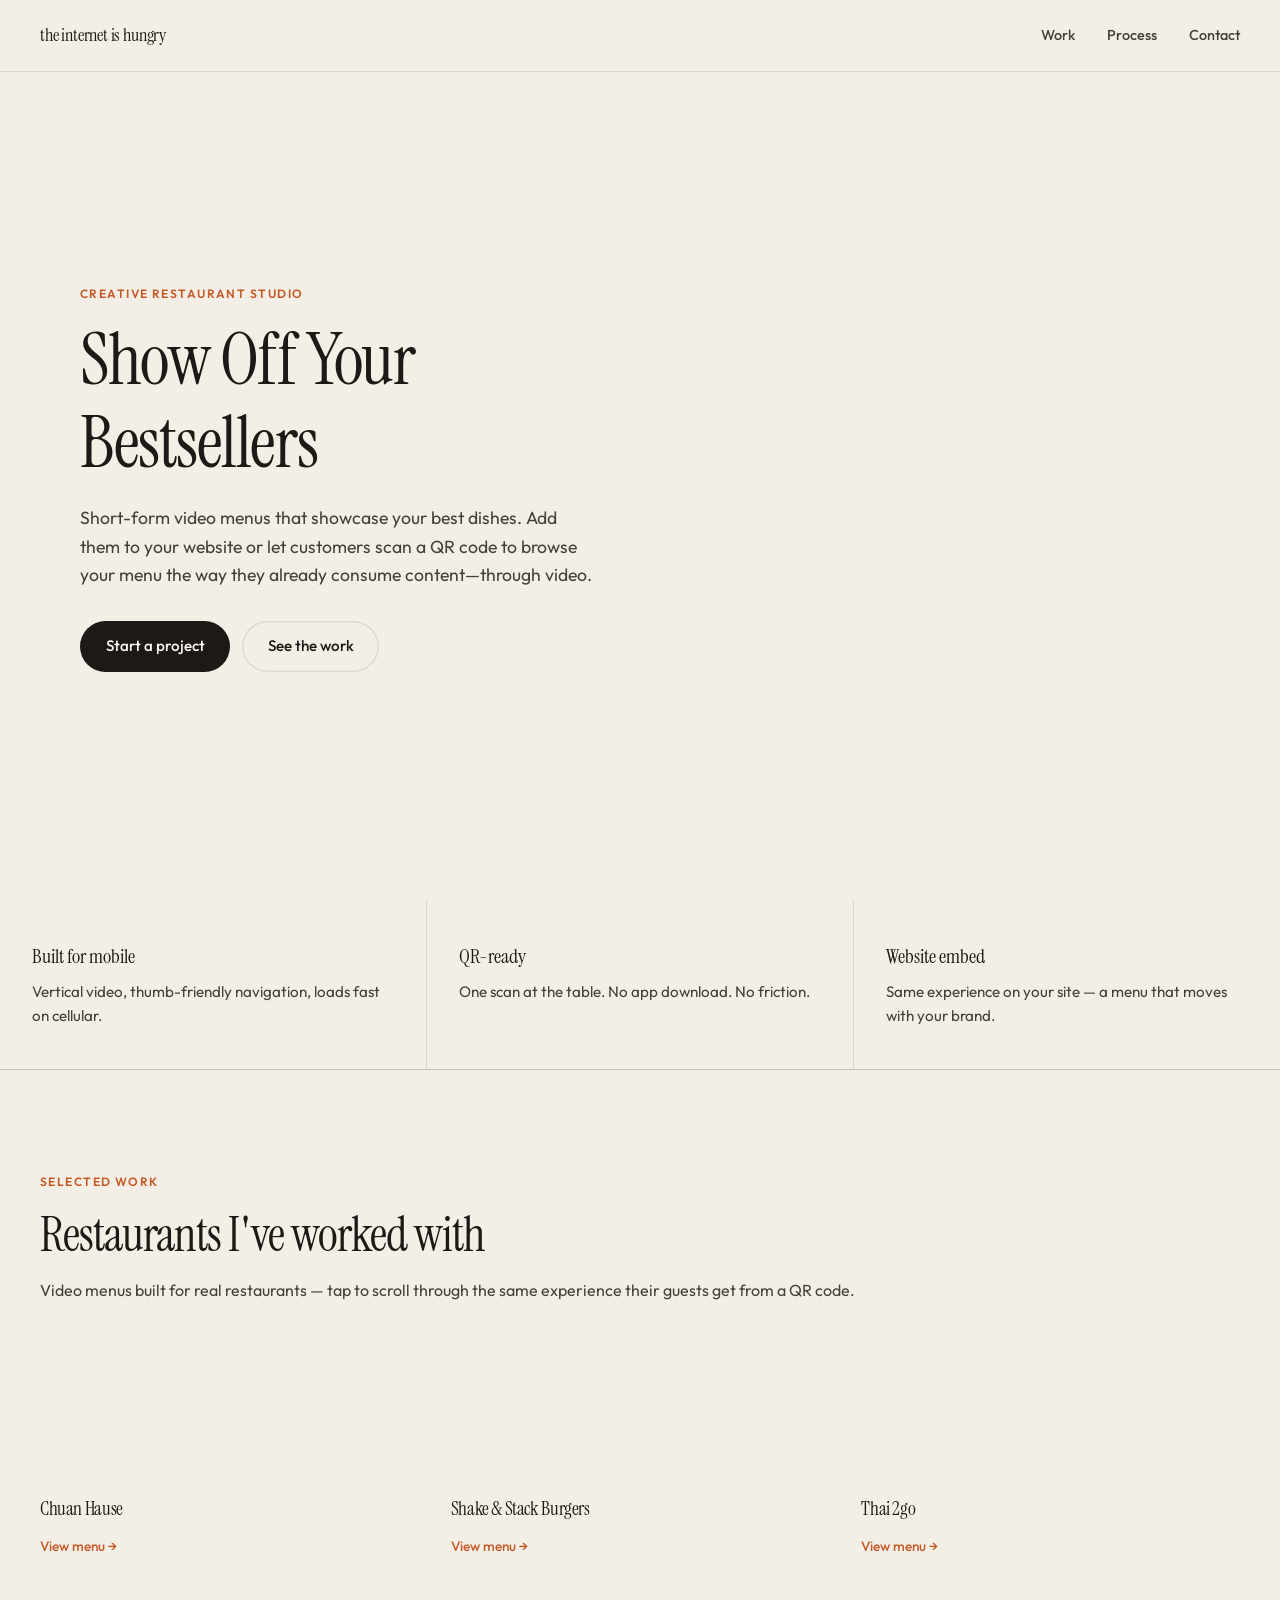
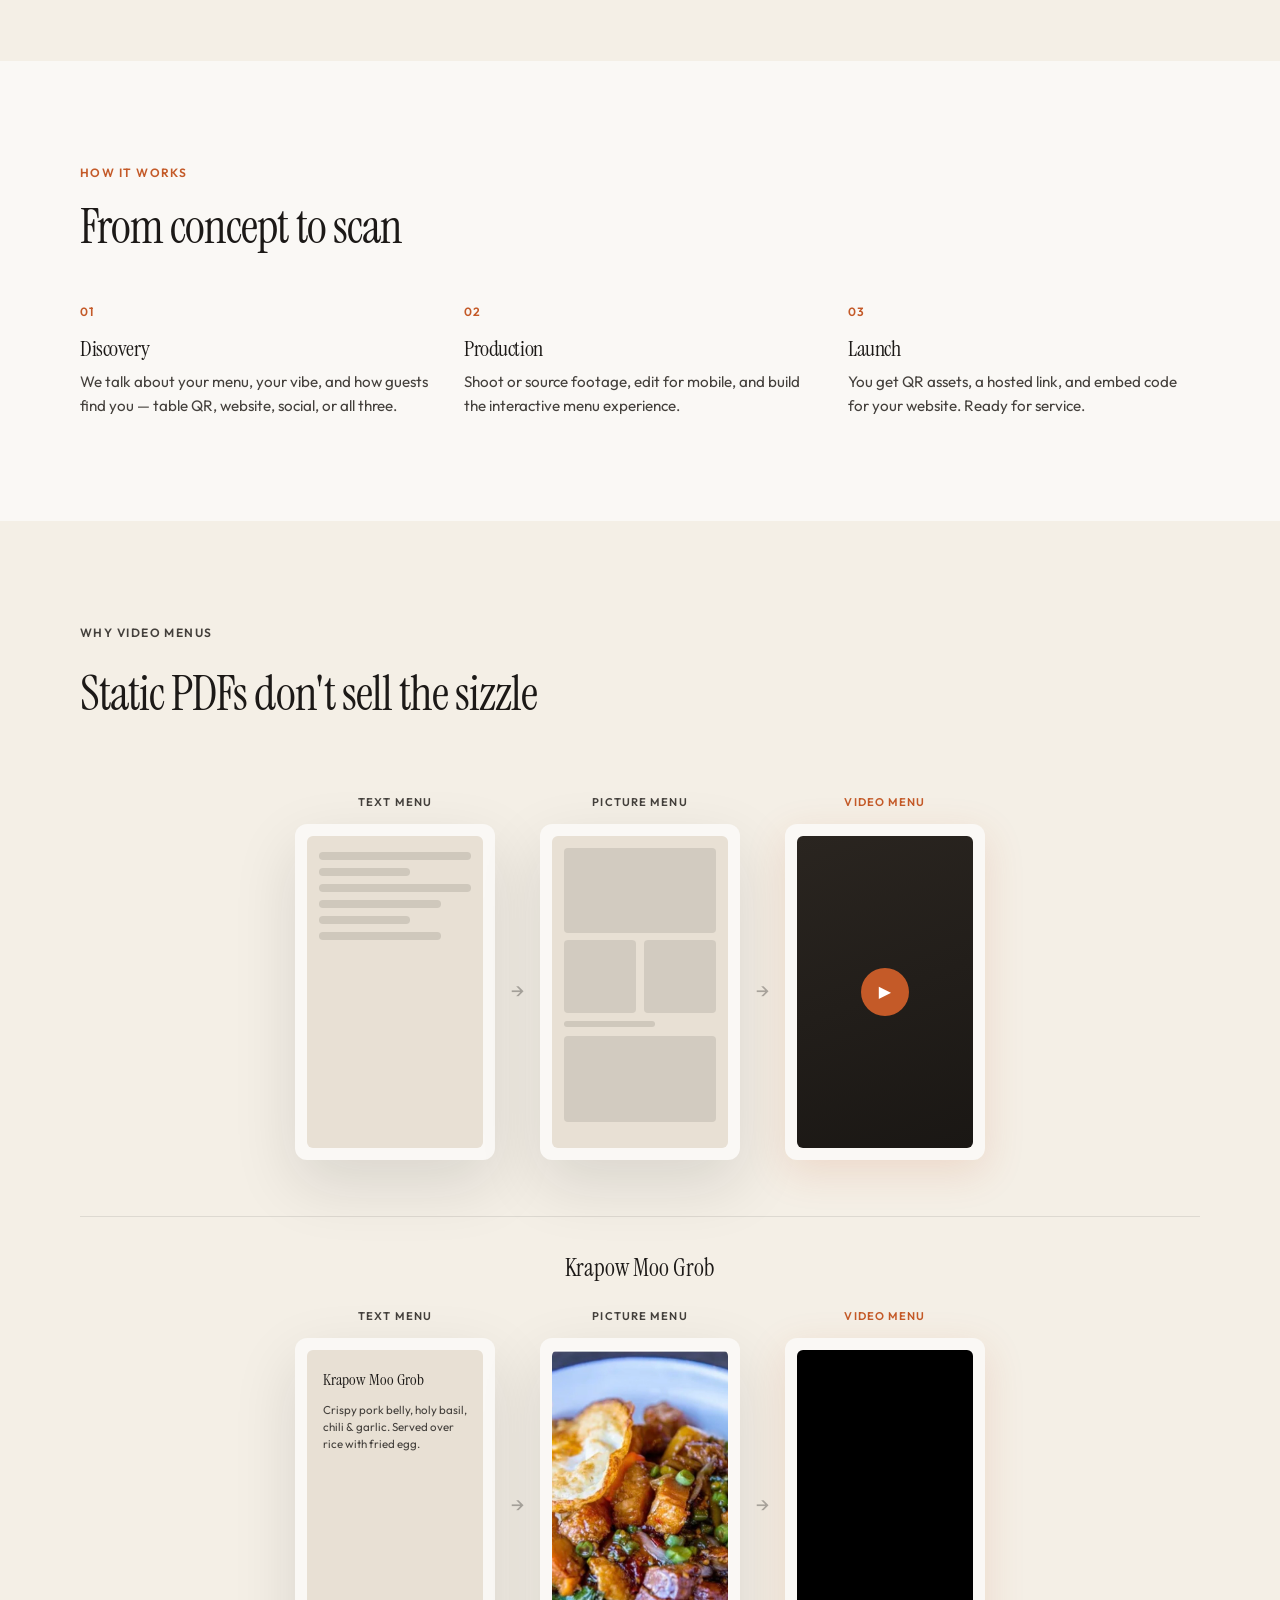
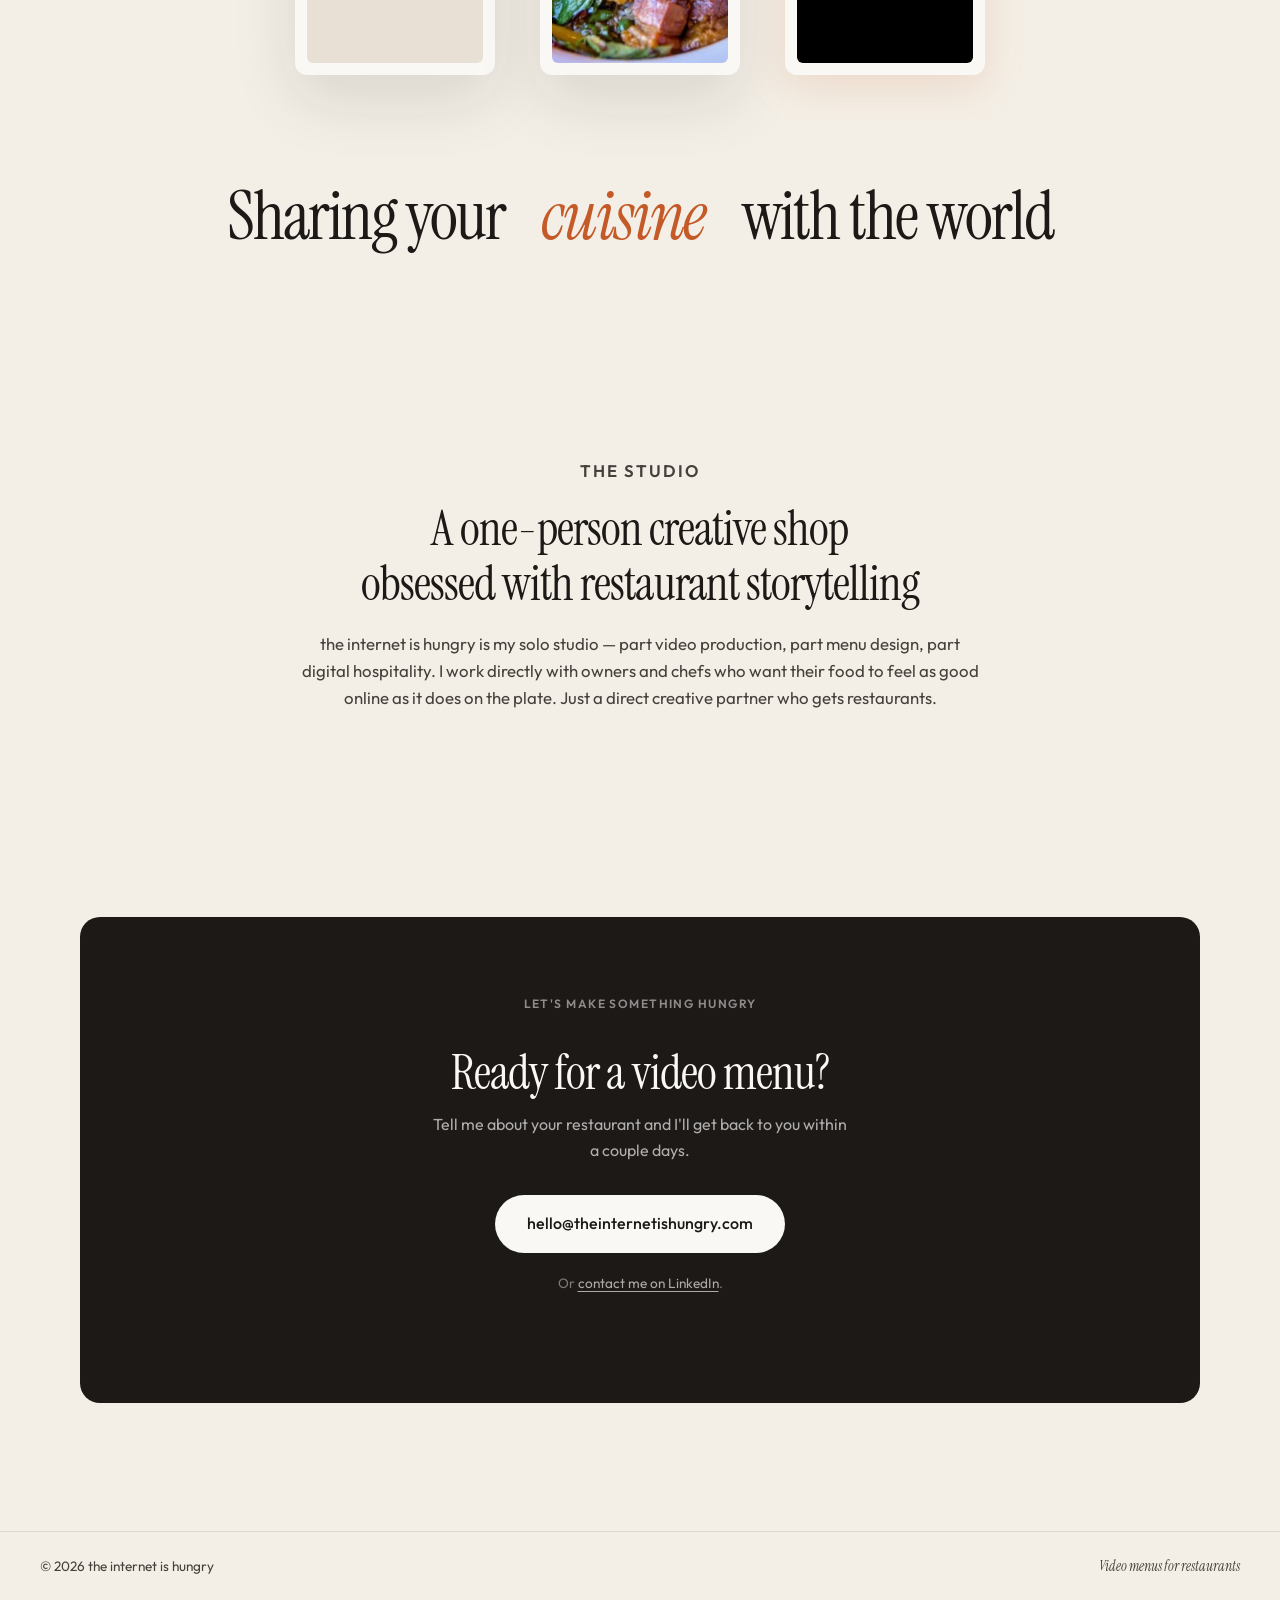
<file: index.html>
<!DOCTYPE html>
<html lang="en">
<head>
    <meta charset="UTF-8">
    <meta name="viewport" content="width=device-width, initial-scale=1.0">
    <!-- Google tag (gtag.js) -->
    <script async src="https://www.googletagmanager.com/gtag/js?id=G-HB6C1Q69ES"></script>
    <script>
      window.dataLayer = window.dataLayer || [];
      function gtag(){dataLayer.push(arguments);}
      gtag('js', new Date());
      gtag('config', 'G-HB6C1Q69ES');
    </script>
    <meta name="description" content="Creative video menus for restaurants — mobile-first experiences built for QR codes and your website.">
    <title>the internet is hungry — Video Menus for Restaurants</title>
    <link rel="preconnect" href="https://fonts.googleapis.com">
    <link rel="preconnect" href="https://fonts.gstatic.com" crossorigin>
    <link href="https://fonts.googleapis.com/css2?family=Instrument+Serif:ital@0;1&family=Outfit:wght@300;400;500;600&display=swap" rel="stylesheet">
    <link rel="stylesheet" href="style.css" >
</head>
<body>
    <header class="site-header">
        <a href="#" class="logo">the internet is hungry</a>
        <nav class="nav" aria-label="Main">
            <a href="#work">Work</a>
            <a href="#process">Process</a>
            <a href="#contact">Contact</a>
        </nav>
        <button class="nav-toggle" aria-label="Open menu" aria-expanded="false">
            <span></span>
            <span></span>
        </button>
    </header>

    <main>
        <section class="hero">
            <div class="hero-inner">
                <p class="eyebrow">Creative restaurant studio</p>
                <h1>Show Off Your Bestsellers</h1>
                <p class="hero-lead">
                    Short-form video menus that showcase your best dishes. Add them to your website or let
                    customers scan a QR code to browse your menu the way they already consume content—through video.
                </p>
                <div class="hero-actions">
                    <a href="#contact" class="btn btn-primary">Start a project</a>
                    <a href="#work" class="btn btn-ghost">See the work</a>
                </div>
            </div>
            <div class="hero-visual" aria-hidden="true">
                <a class="hero-demo-link" id="heroDemoLink" href="/chuan-hause/" aria-label="View menu: Chuan Hause">
                    <div class="phone-mockup phone-mockup--hero" id="heroMockup"></div>
                </a>
            </div>
        </section>

        <section class="value-strip">
            <div class="value-item">
                <span class="value-label">Built for mobile</span>
                <p>Vertical video, thumb-friendly navigation, loads fast on cellular.</p>
            </div>
            <div class="value-item">
                <span class="value-label">QR-ready</span>
                <p>One scan at the table. No app download. No friction.</p>
            </div>
            <div class="value-item">
                <span class="value-label">Website embed</span>
                <p>Same experience on your site — a menu that moves with your brand.</p>
            </div>
        </section>

        <section class="section section--work" id="work">
            <div class="section-header">
                <p class="eyebrow">Selected work</p>
                <h2>Restaurants I've worked with</h2>
                <p class="section-lead">
                    Video menus built for real restaurants — tap to scroll through
                    the same experience their guests get from a QR code.
                </p>
            </div>

            <div class="work-grid" id="workGrid">
                <!-- Populated by script.js from demos config -->
            </div>
        </section>

        <section class="section section--alt" id="process">
            <div class="section-header">
                <p class="eyebrow">How it works</p>
                <h2>From concept to scan</h2>
            </div>

            <ol class="process-steps">
                <li class="process-step">
                    <span class="step-num">01</span>
                    <h3>Discovery</h3>
                    <p>We talk about your menu, your vibe, and how guests find you — table QR, website, social, or all three.</p>
                </li>
                <li class="process-step">
                    <span class="step-num">02</span>
                    <h3>Production</h3>
                    <p>Shoot or source footage, edit for mobile, and build the interactive menu experience.</p>
                </li>
                <li class="process-step">
                    <span class="step-num">03</span>
                    <h3>Launch</h3>
                    <p>You get QR assets, a hosted link, and embed code for your website. Ready for service.</p>
                </li>
            </ol>
        </section>

        <section class="section section--evolution">
            <div class="evolution-layout">
                <div class="split-copy">
                    <p class="eyebrow">Why video menus</p>
                    <h2>Static PDFs don't sell the sizzle</h2>
                </div>

                <div class="evolution-showcase">
                    <div class="menu-evolution" aria-label="Menu format examples">
                        <div class="evolution-step">
                            <span class="evolution-label">Text menu</span>
                            <div class="evolution-card">
                                <div class="evolution-placeholder evolution-placeholder--text">
                                    <div class="text-line"></div>
                                    <div class="text-line text-line--short"></div>
                                    <div class="text-line"></div>
                                    <div class="text-line text-line--medium"></div>
                                    <div class="text-line text-line--short"></div>
                                    <div class="text-line text-line--medium"></div>
                                </div>
                            </div>
                        </div>

                        <span class="evolution-arrow" aria-hidden="true">→</span>

                        <div class="evolution-step">
                            <span class="evolution-label">Picture menu</span>
                            <div class="evolution-card">
                                <div class="evolution-placeholder evolution-placeholder--picture">
                                    <div class="picture-block picture-block--wide"></div>
                                    <div class="picture-row">
                                        <div class="picture-block"></div>
                                        <div class="picture-block"></div>
                                    </div>
                                    <div class="text-line text-line--short"></div>
                                    <div class="picture-block picture-block--wide"></div>
                                </div>
                            </div>
                        </div>

                        <span class="evolution-arrow" aria-hidden="true">→</span>

                        <div class="evolution-step evolution-step--highlight">
                            <span class="evolution-label">Video menu</span>
                            <div class="evolution-card">
                                <div class="evolution-placeholder evolution-placeholder--video">
                                    <span class="play-badge">▶</span>
                                </div>
                            </div>
                        </div>
                    </div>

                    <div class="evolution-example">
                        <p class="evolution-dish">Krapow Moo Grob</p>
                        <div class="menu-evolution menu-evolution--real" aria-label="Krapow Moo Grob menu evolution">
                            <div class="evolution-step">
                                <span class="evolution-label">Text menu</span>
                                <div class="evolution-card">
                                    <div class="evolution-text-sample">
                                        <h4>Krapow Moo Grob</h4>
                                        <p>Crispy pork belly, holy basil, chili &amp; garlic. Served over rice with fried egg.</p>
                                    </div>
                                </div>
                            </div>

                            <span class="evolution-arrow" aria-hidden="true">→</span>

                            <div class="evolution-step">
                                <span class="evolution-label">Picture menu</span>
                                <div class="evolution-card">
                                    <img src="images/evolution/krapow-moo-grob.jpg" alt="Krapow Moo Grob — picture menu">
                                </div>
                            </div>

                            <span class="evolution-arrow" aria-hidden="true">→</span>

                            <div class="evolution-step evolution-step--highlight">
                                <span class="evolution-label">Video menu</span>
                                <div class="evolution-card">
                                    <video src="images/evolution/krapow-moo-grob.mp4" autoplay muted loop playsinline aria-label="Krapow Moo Grob — video menu"></video>
                                </div>
                            </div>
                        </div>
                    </div>
                </div>

                <p class="evolution-tagline">
                    Sharing <span class="tagline-your">your</span> <span class="tagline-rotator" aria-live="polite"><span class="tagline-word">cuisine</span></span> with the world
                </p>
            </div>
        </section>

        <section class="section section--studio">
            <div class="studio-inner">
                <p class="eyebrow">The studio</p>
                <h2>A one-person creative shop<br>obsessed with restaurant storytelling</h2>
                <p>
                    the internet is hungry is my solo studio — part video production, part menu design,
                    part digital hospitality. I work directly with owners and chefs who want their food
                    to feel as good online as it does on the plate. Just a direct
                    creative partner who gets restaurants.
                </p>
            </div>
        </section>

        <section class="section section--contact" id="contact">
            <div class="contact-card">
                <p class="eyebrow">Let's make something hungry</p>
                <h2>Ready for a video menu?</h2>
                <p>Tell me about your restaurant and I'll get back to you within a couple days.</p>
                <a href="mailto:hello@theinternetishungry.com" class="btn btn-primary btn-large">hello@theinternetishungry.com</a>
                <p class="contact-note">Or <a href="https://www.linkedin.com/in/yannickvetter/" target="_blank" rel="noopener noreferrer">contact me on LinkedIn</a>.</p>
            </div>
        </section>
    </main>

    <footer class="site-footer">
        <span>&copy; <span id="year"></span> the internet is hungry</span>
        <span class="footer-tag">Video menus for restaurants</span>
    </footer>

    <script src="script.js"></script>
</body>
</html>
</file>
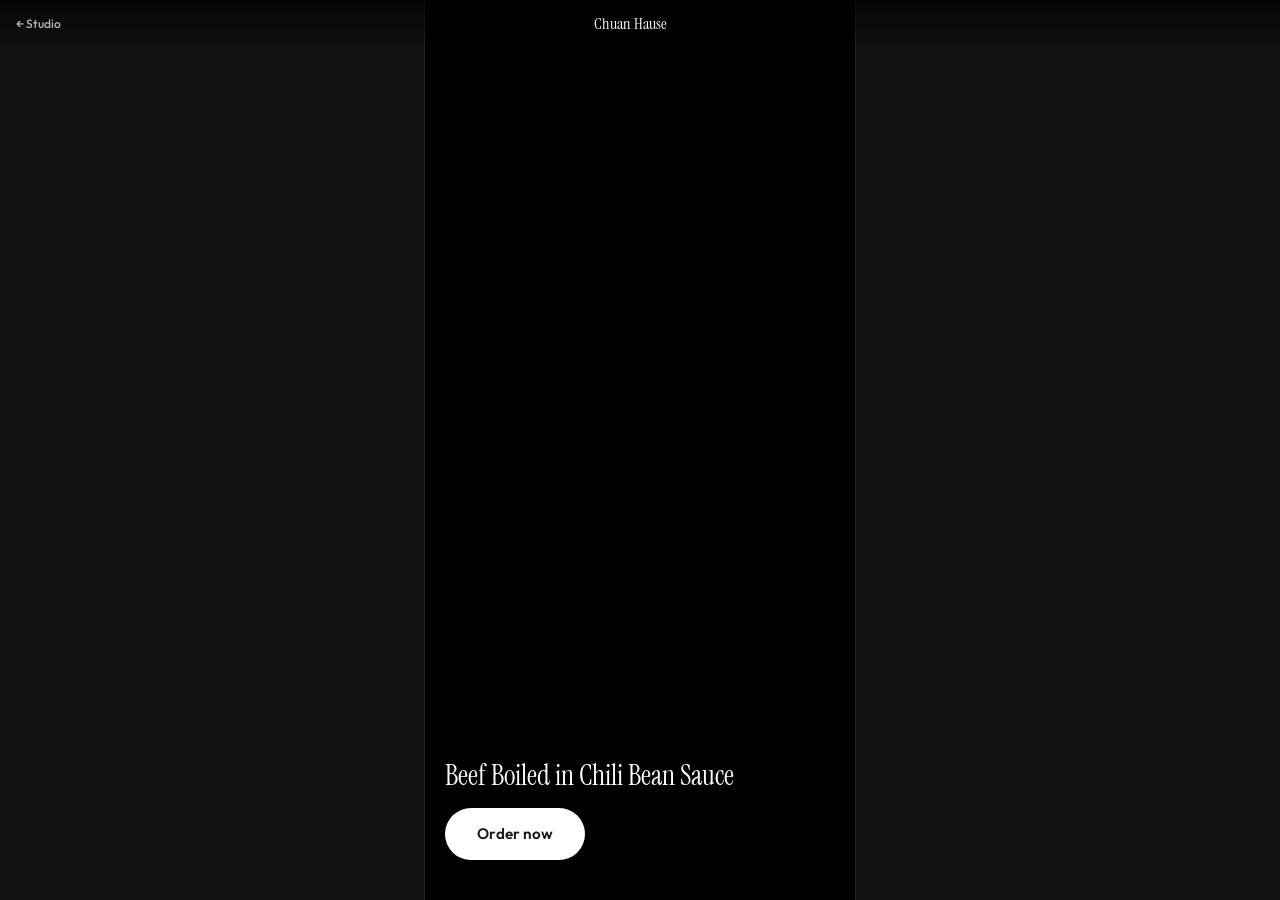
<file: chuan-hause/index.html>
<!DOCTYPE html>
<html lang="en">
<head>
    <meta charset="UTF-8">
    <meta name="viewport" content="width=device-width, initial-scale=1.0, viewport-fit=cover">
    <!-- Google tag (gtag.js) -->
    <script async src="https://www.googletagmanager.com/gtag/js?id=G-HB6C1Q69ES"></script>
    <script>
      window.dataLayer = window.dataLayer || [];
      function gtag(){dataLayer.push(arguments);}
      gtag('js', new Date());
      gtag('config', 'G-HB6C1Q69ES');
    </script>
    <meta name="apple-mobile-web-app-capable" content="yes">
    <meta name="theme-color" content="#000000">
    <title>Chuan Hause — Video Menu</title>
    <link rel="preconnect" href="https://fonts.googleapis.com">
    <link rel="preconnect" href="https://fonts.gstatic.com" crossorigin>
    <link href="https://fonts.googleapis.com/css2?family=Instrument+Serif&family=Outfit:wght@400;500;600&display=swap" rel="stylesheet">
    <link rel="stylesheet" href="/demo-base.css">
    <link rel="stylesheet" href="/demo-feed.css">
</head>
<body>
    <header class="demo-header">
        <a class="demo-back" href="/">← Studio</a>
        <span class="demo-title">Chuan Hause</span>
        <span aria-hidden="true" style="width: 4rem;"></span>
    </header>

    <main class="demo-menu" id="menu"></main>

    <footer class="demo-credit">
        <a href="/">the internet is hungry</a>
    </footer>

    <script src="menu.js"></script>
    <script src="/demo-feed.js"></script>
</body>
</html>
</file>
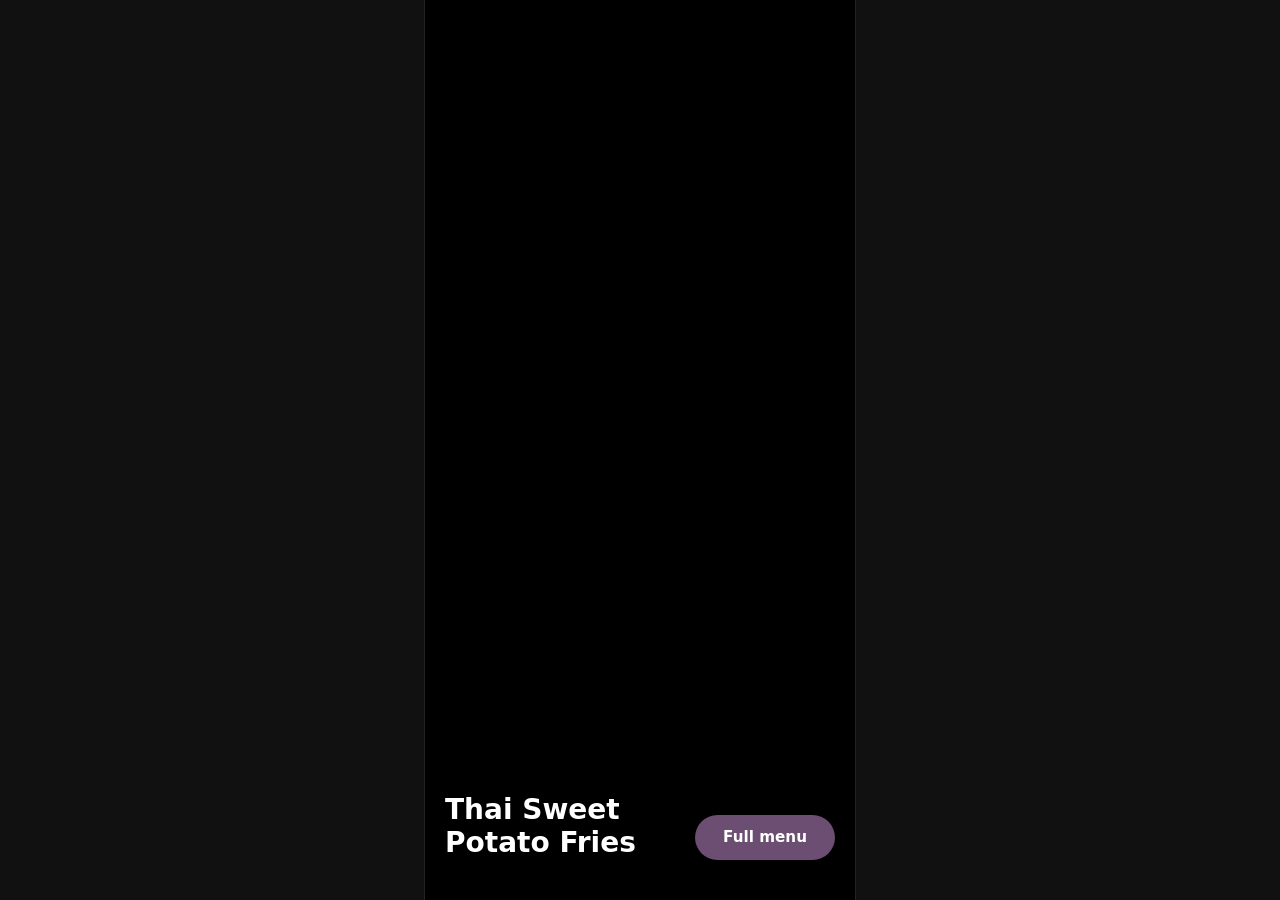
<file: elixir/index.html>
<!DOCTYPE html>
<html lang="en">
<head>
    <meta charset="UTF-8">
    <meta name="viewport" content="width=device-width, initial-scale=1.0, viewport-fit=cover">
    <!-- Google tag (gtag.js) -->
    <script async src="https://www.googletagmanager.com/gtag/js?id=G-HB6C1Q69ES"></script>
    <script>
      window.dataLayer = window.dataLayer || [];
      function gtag(){dataLayer.push(arguments);}
      gtag('js', new Date());
      gtag('config', 'G-HB6C1Q69ES');
    </script>
    <meta name="apple-mobile-web-app-capable" content="yes">
    <meta name="theme-color" content="#000000">
    <meta name="description" content="Elixir — desserts, cocktails & savory bites video menu">
    <title>Elixir — Video Menu</title>
    <link rel="preconnect" href="https://player.mediadelivery.net" crossorigin>
    <link rel="dns-prefetch" href="https://player.mediadelivery.net">
    <link rel="stylesheet" href="styles.css">
</head>
<body>
    <main id="feed" class="feed" aria-label="Elixir video menu"></main>

    <script src="menu.js"></script>
    <script src="/analytics-config.js"></script>
    <script>
        !function(t,e){var o,n,p,r;e.__SV||(window.posthog&&window.posthog.__loaded)||(window.posthog=e,e._i=[],e.init=function(i,s,a){function g(t,e){var o=e.split(".");2==o.length&&(t=t[o[0]],e=o[1]),t[e]=function(){t.push([e].concat(Array.prototype.slice.call(arguments,0)))}}(p=t.createElement("script")).type="text/javascript",p.crossOrigin="anonymous",p.async=!0,p.src=s.api_host.replace(".i.posthog.com","-assets.i.posthog.com")+"/static/array.js",(r=t.getElementsByTagName("script")[0]).parentNode.insertBefore(p,r);var u=e;for(void 0!==a?u=e[a]=[]:a="posthog",u.people=u.people||[],u.toString=function(t){var e="posthog";return"posthog"!==a&&(e+="."+a),t||(e+=" (stub)"),e},u.people.toString=function(){return u.toString(1)+".people (stub)"},o="Ji Yi init fn mn Ur pn bn cn capture calculateEventProperties Sn register register_once register_for_session unregister unregister_for_session Tn getFeatureFlag getFeatureFlagPayload getFeatureFlagResult getAllFeatureFlags isFeatureEnabled reloadFeatureFlags updateFlags updateEarlyAccessFeatureEnrollment getEarlyAccessFeatures on onFeatureFlags onSurveysLoaded onSessionId getSurveys getActiveMatchingSurveys renderSurvey displaySurvey cancelPendingSurvey canRenderSurvey canRenderSurveyAsync Mn identify setPersonProperties unsetPersonProperties group resetGroups setPersonPropertiesForFlags resetPersonPropertiesForFlags setGroupPropertiesForFlags resetGroupPropertiesForFlags reset shutdown setIdentity clearIdentity get_distinct_id getGroups get_session_id get_session_replay_url alias set_config startSessionRecording stopSessionRecording sessionRecordingStarted captureException addExceptionStep captureLog startExceptionAutocapture stopExceptionAutocapture loadToolbar get_property getSessionProperty Cn xn createPersonProfile setInternalOrTestUser In hn Pn opt_in_capturing opt_out_capturing has_opted_in_capturing has_opted_out_capturing get_explicit_consent_status is_capturing clear_opt_in_out_capturing debug Vr Rt getPageViewId captureTraceFeedback captureTraceMetric an".split(" "),n=0;n<o.length;n++)g(u,o[n]);e._i.push([i,s,a])},e.__SV=1)}(document,window.posthog||[]);
        (function () {
            var config = window.ANALYTICS_CONFIG || {};
            if (!config.posthogKey || config.posthogKey.indexOf("YOUR_KEY") !== -1) return;
            posthog.init(config.posthogKey, {
                api_host: config.posthogHost || "https://us.i.posthog.com",
                person_profiles: "identified_only",
                capture_pageview: false,
                autocapture: false,
                capture_performance: false
            });
        })();
    </script>
    <script src="/analytics.js"></script>
    <script src="/feed-scroll-analytics.js"></script>
    <script src="feed.js"></script>
</body>
</html>
</file>
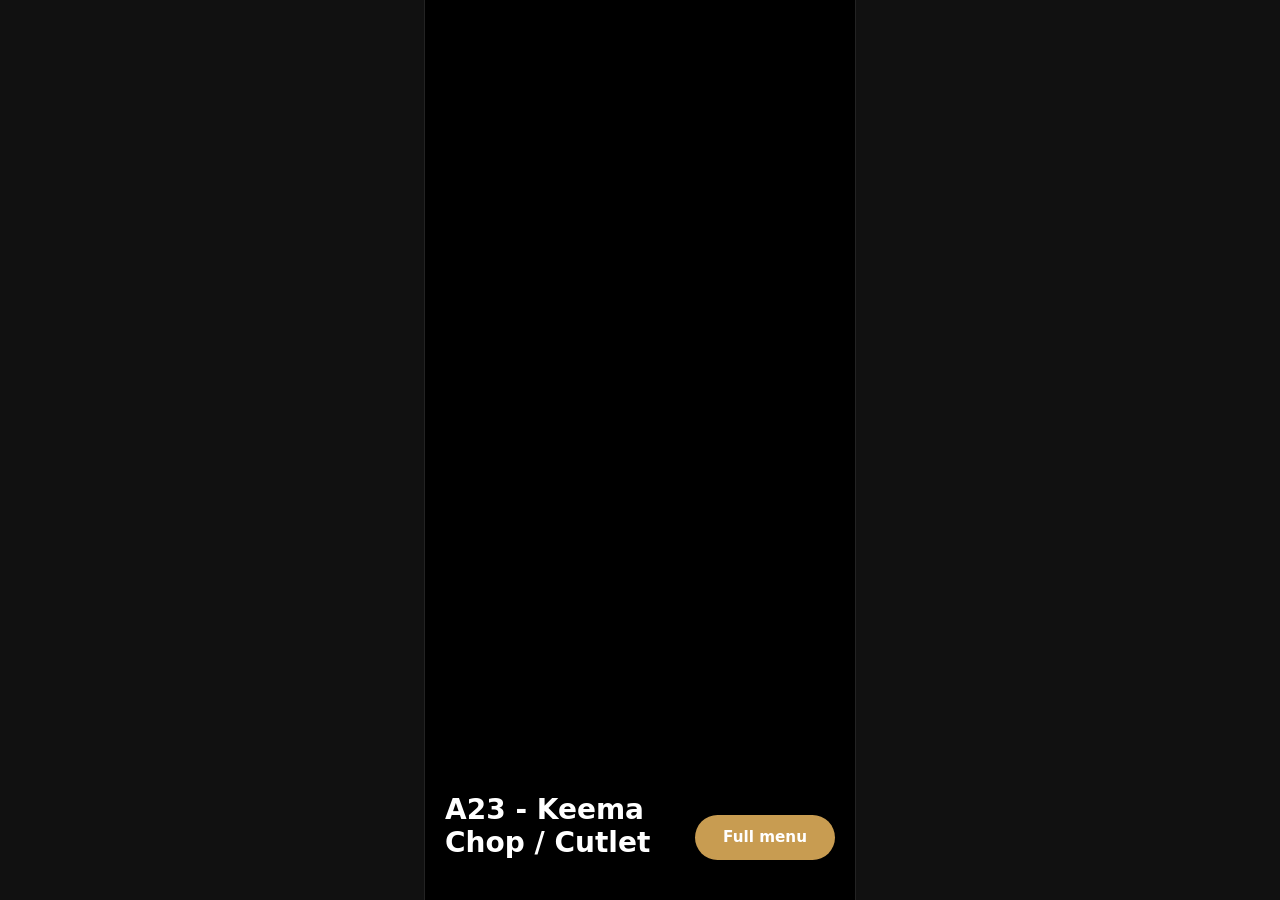
<file: kha-bar/index.html>
<!DOCTYPE html>
<html lang="en">
<head>
    <meta charset="UTF-8">
    <meta name="viewport" content="width=device-width, initial-scale=1.0, viewport-fit=cover">
    <!-- Google tag (gtag.js) -->
    <script async src="https://www.googletagmanager.com/gtag/js?id=G-HB6C1Q69ES"></script>
    <script>
      window.dataLayer = window.dataLayer || [];
      function gtag(){dataLayer.push(arguments);}
      gtag('js', new Date());
      gtag('config', 'G-HB6C1Q69ES');
    </script>
    <meta name="apple-mobile-web-app-capable" content="yes">
    <meta name="theme-color" content="#000000">
    <meta name="description" content="Kha-Bar — elevated Bengali Indian cuisine video menu">
    <title>Kha-Bar — Video Menu</title>
    <link rel="preconnect" href="https://player.mediadelivery.net" crossorigin>
    <link rel="dns-prefetch" href="https://player.mediadelivery.net">
    <link rel="stylesheet" href="styles.css">
</head>
<body>
    <main id="feed" class="feed" aria-label="Kha-Bar video menu"></main>

    <script src="menu.js"></script>
    <script src="/analytics-config.js"></script>
    <script>
        !function(t,e){var o,n,p,r;e.__SV||(window.posthog&&window.posthog.__loaded)||(window.posthog=e,e._i=[],e.init=function(i,s,a){function g(t,e){var o=e.split(".");2==o.length&&(t=t[o[0]],e=o[1]),t[e]=function(){t.push([e].concat(Array.prototype.slice.call(arguments,0)))}}(p=t.createElement("script")).type="text/javascript",p.crossOrigin="anonymous",p.async=!0,p.src=s.api_host.replace(".i.posthog.com","-assets.i.posthog.com")+"/static/array.js",(r=t.getElementsByTagName("script")[0]).parentNode.insertBefore(p,r);var u=e;for(void 0!==a?u=e[a]=[]:a="posthog",u.people=u.people||[],u.toString=function(t){var e="posthog";return"posthog"!==a&&(e+="."+a),t||(e+=" (stub)"),e},u.people.toString=function(){return u.toString(1)+".people (stub)"},o="Ji Yi init fn mn Ur pn bn cn capture calculateEventProperties Sn register register_once register_for_session unregister unregister_for_session Tn getFeatureFlag getFeatureFlagPayload getFeatureFlagResult getAllFeatureFlags isFeatureEnabled reloadFeatureFlags updateFlags updateEarlyAccessFeatureEnrollment getEarlyAccessFeatures on onFeatureFlags onSurveysLoaded onSessionId getSurveys getActiveMatchingSurveys renderSurvey displaySurvey cancelPendingSurvey canRenderSurvey canRenderSurveyAsync Mn identify setPersonProperties unsetPersonProperties group resetGroups setPersonPropertiesForFlags resetPersonPropertiesForFlags setGroupPropertiesForFlags resetGroupPropertiesForFlags reset shutdown setIdentity clearIdentity get_distinct_id getGroups get_session_id get_session_replay_url alias set_config startSessionRecording stopSessionRecording sessionRecordingStarted captureException addExceptionStep captureLog startExceptionAutocapture stopExceptionAutocapture loadToolbar get_property getSessionProperty Cn xn createPersonProfile setInternalOrTestUser In hn Pn opt_in_capturing opt_out_capturing has_opted_in_capturing has_opted_out_capturing get_explicit_consent_status is_capturing clear_opt_in_out_capturing debug Vr Rt getPageViewId captureTraceFeedback captureTraceMetric an".split(" "),n=0;n<o.length;n++)g(u,o[n]);e._i.push([i,s,a])},e.__SV=1)}(document,window.posthog||[]);
        (function () {
            var config = window.ANALYTICS_CONFIG || {};
            if (!config.posthogKey || config.posthogKey.indexOf("YOUR_KEY") !== -1) return;
            posthog.init(config.posthogKey, {
                api_host: config.posthogHost || "https://us.i.posthog.com",
                person_profiles: "identified_only",
                capture_pageview: false,
                autocapture: false,
                capture_performance: false
            });
        })();
    </script>
    <script src="/analytics.js"></script>
    <script src="/feed-scroll-analytics.js"></script>
    <script src="feed.js"></script>
</body>
</html>
</file>
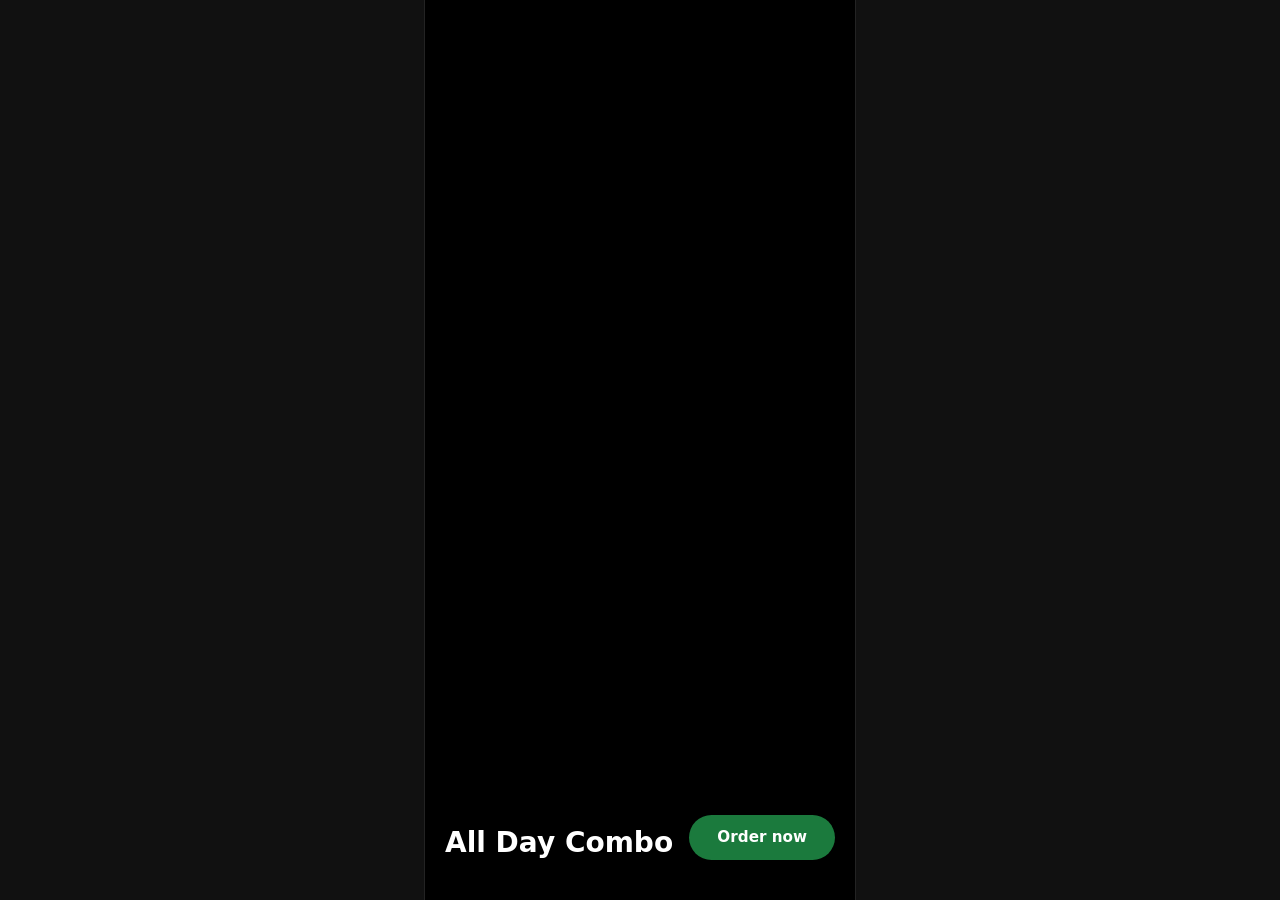
<file: little-thai-restaurant/index.html>
<!DOCTYPE html>
<html lang="en">
<head>
    <meta charset="UTF-8">
    <meta name="viewport" content="width=device-width, initial-scale=1.0, viewport-fit=cover">
    <!-- Google tag (gtag.js) -->
    <script async src="https://www.googletagmanager.com/gtag/js?id=G-HB6C1Q69ES"></script>
    <script>
      window.dataLayer = window.dataLayer || [];
      function gtag(){dataLayer.push(arguments);}
      gtag('js', new Date());
      gtag('config', 'G-HB6C1Q69ES');
    </script>
    <meta name="apple-mobile-web-app-capable" content="yes">
    <meta name="theme-color" content="#000000">
    <meta name="description" content="Little Thai Restaurant — video menu">
    <title>Little Thai Restaurant — Video Menu</title>
    <link rel="preconnect" href="https://player.mediadelivery.net" crossorigin>
    <link rel="dns-prefetch" href="https://player.mediadelivery.net">
    <link rel="stylesheet" href="styles.css">
</head>
<body>
    <main id="feed" class="feed" aria-label="Little Thai Restaurant video menu"></main>

    <script src="menu.js"></script>
    <script src="/analytics-config.js"></script>
    <script>
        !function(t,e){var o,n,p,r;e.__SV||(window.posthog&&window.posthog.__loaded)||(window.posthog=e,e._i=[],e.init=function(i,s,a){function g(t,e){var o=e.split(".");2==o.length&&(t=t[o[0]],e=o[1]),t[e]=function(){t.push([e].concat(Array.prototype.slice.call(arguments,0)))}}(p=t.createElement("script")).type="text/javascript",p.crossOrigin="anonymous",p.async=!0,p.src=s.api_host.replace(".i.posthog.com","-assets.i.posthog.com")+"/static/array.js",(r=t.getElementsByTagName("script")[0]).parentNode.insertBefore(p,r);var u=e;for(void 0!==a?u=e[a]=[]:a="posthog",u.people=u.people||[],u.toString=function(t){var e="posthog";return"posthog"!==a&&(e+="."+a),t||(e+=" (stub)"),e},u.people.toString=function(){return u.toString(1)+".people (stub)"},o="Ji Yi init fn mn Ur pn bn cn capture calculateEventProperties Sn register register_once register_for_session unregister unregister_for_session Tn getFeatureFlag getFeatureFlagPayload getFeatureFlagResult getAllFeatureFlags isFeatureEnabled reloadFeatureFlags updateFlags updateEarlyAccessFeatureEnrollment getEarlyAccessFeatures on onFeatureFlags onSurveysLoaded onSessionId getSurveys getActiveMatchingSurveys renderSurvey displaySurvey cancelPendingSurvey canRenderSurvey canRenderSurveyAsync Mn identify setPersonProperties unsetPersonProperties group resetGroups setPersonPropertiesForFlags resetPersonPropertiesForFlags setGroupPropertiesForFlags resetGroupPropertiesForFlags reset shutdown setIdentity clearIdentity get_distinct_id getGroups get_session_id get_session_replay_url alias set_config startSessionRecording stopSessionRecording sessionRecordingStarted captureException addExceptionStep captureLog startExceptionAutocapture stopExceptionAutocapture loadToolbar get_property getSessionProperty Cn xn createPersonProfile setInternalOrTestUser In hn Pn opt_in_capturing opt_out_capturing has_opted_in_capturing has_opted_out_capturing get_explicit_consent_status is_capturing clear_opt_in_out_capturing debug Vr Rt getPageViewId captureTraceFeedback captureTraceMetric an".split(" "),n=0;n<o.length;n++)g(u,o[n]);e._i.push([i,s,a])},e.__SV=1)}(document,window.posthog||[]);
        (function () {
            var config = window.ANALYTICS_CONFIG || {};
            if (!config.posthogKey || config.posthogKey.indexOf("YOUR_KEY") !== -1) return;
            posthog.init(config.posthogKey, {
                api_host: config.posthogHost || "https://us.i.posthog.com",
                person_profiles: "identified_only",
                capture_pageview: false,
                autocapture: false,
                capture_performance: false
            });
        })();
    </script>
    <script src="/analytics.js"></script>
    <script src="/feed-scroll-analytics.js"></script>
    <script src="feed.js"></script>
</body>
</html>
</file>
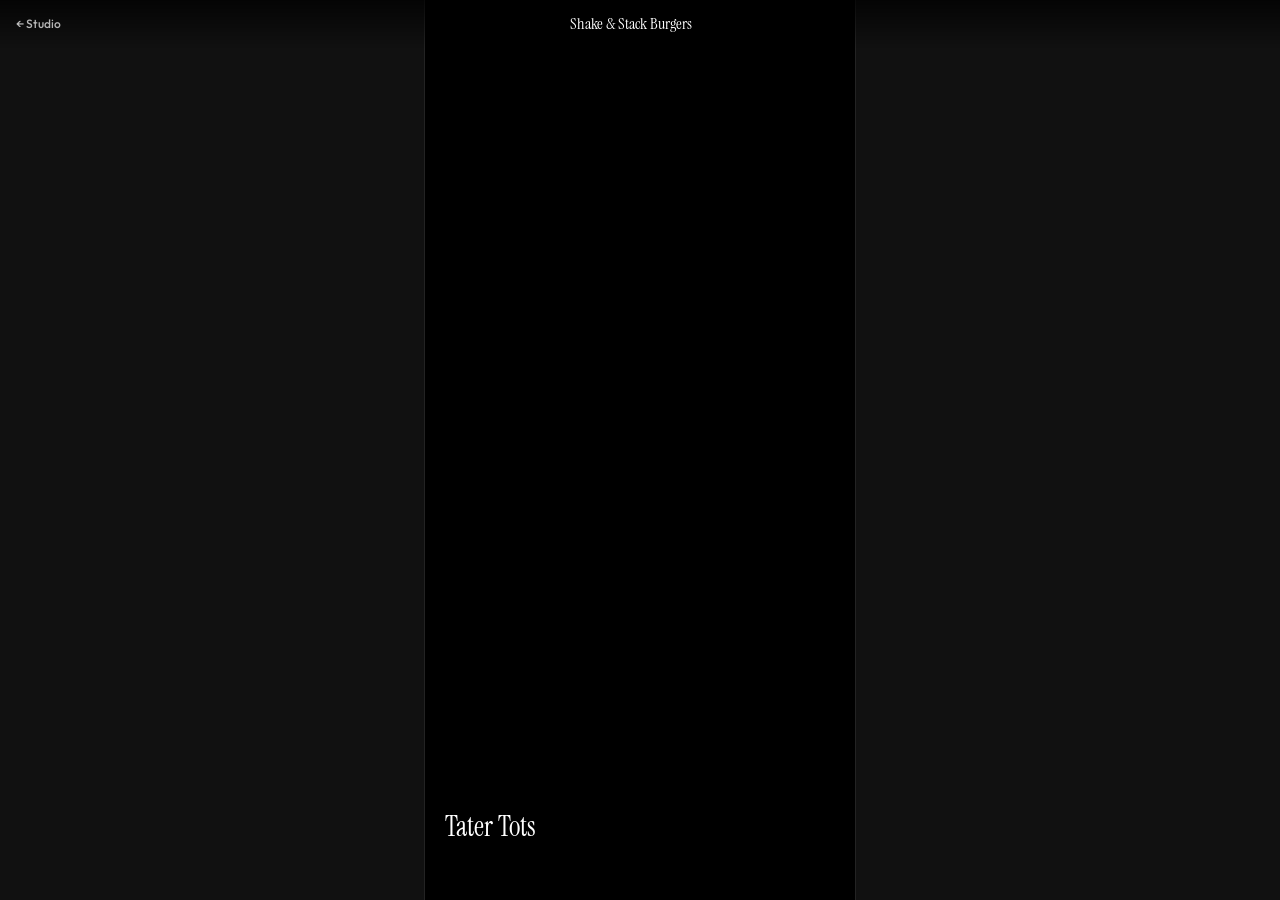
<file: shake-and-stack-burgers/index.html>
<!DOCTYPE html>
<html lang="en">
<head>
    <meta charset="UTF-8">
    <meta name="viewport" content="width=device-width, initial-scale=1.0, viewport-fit=cover">
    <!-- Google tag (gtag.js) -->
    <script async src="https://www.googletagmanager.com/gtag/js?id=G-HB6C1Q69ES"></script>
    <script>
      window.dataLayer = window.dataLayer || [];
      function gtag(){dataLayer.push(arguments);}
      gtag('js', new Date());
      gtag('config', 'G-HB6C1Q69ES');
    </script>
    <meta name="apple-mobile-web-app-capable" content="yes">
    <meta name="theme-color" content="#000000">
    <title>Shake &amp; Stack Burgers — Video Menu</title>
    <link rel="preconnect" href="https://fonts.googleapis.com">
    <link rel="preconnect" href="https://fonts.gstatic.com" crossorigin>
    <link href="https://fonts.googleapis.com/css2?family=Instrument+Serif&family=Outfit:wght@400;500;600&display=swap" rel="stylesheet">
    <link rel="stylesheet" href="/demo-base.css">
    <link rel="stylesheet" href="/demo-feed.css">
</head>
<body>
    <header class="demo-header">
        <a class="demo-back" href="/">← Studio</a>
        <span class="demo-title">Shake &amp; Stack Burgers</span>
        <span aria-hidden="true" style="width: 4rem;"></span>
    </header>

    <main class="demo-menu" id="menu"></main>

    <footer class="demo-credit">
        <a href="/">the internet is hungry</a>
    </footer>

    <script src="menu.js"></script>
    <script src="/demo-feed.js"></script>
</body>
</html>
</file>
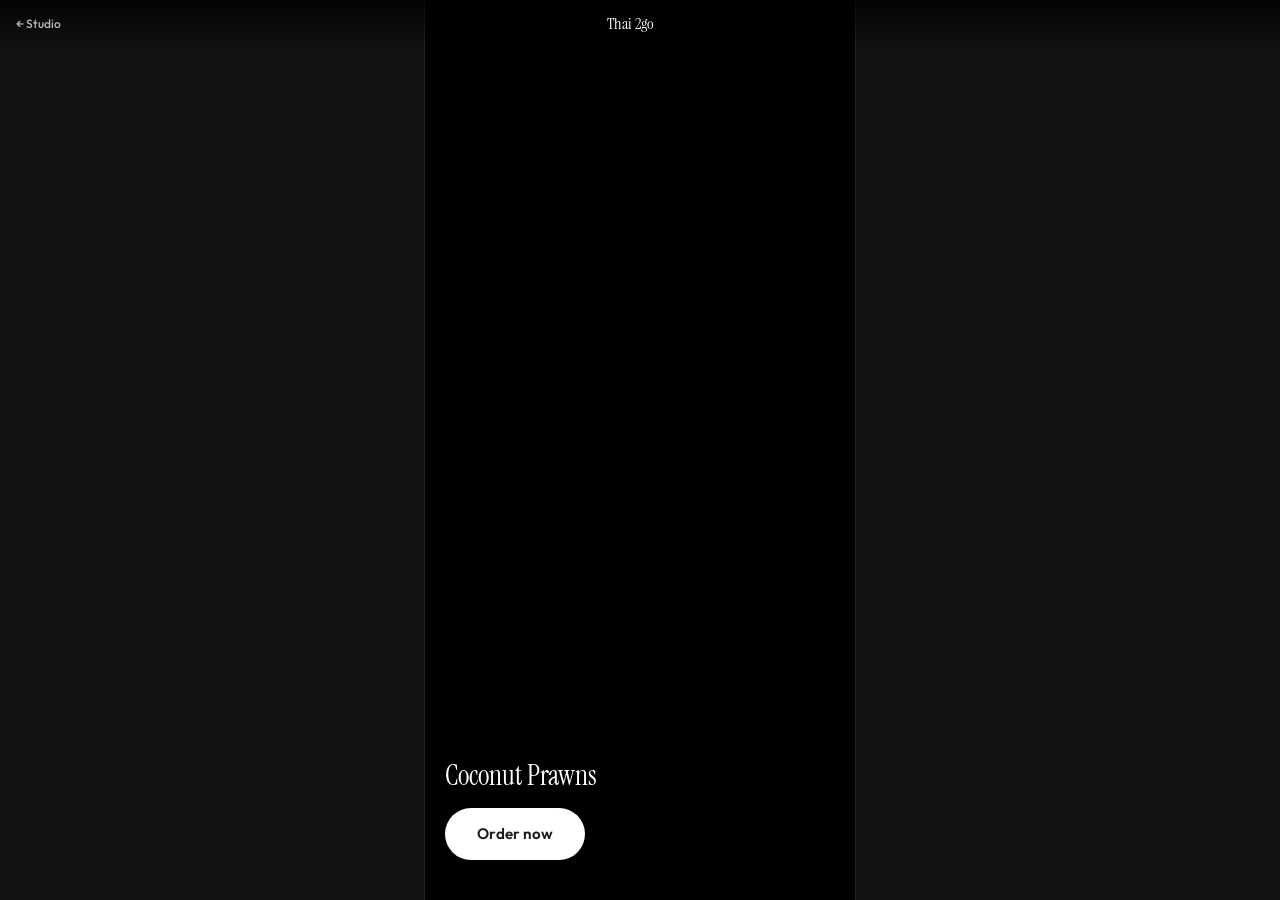
<file: thai-2go/index.html>
<!DOCTYPE html>
<html lang="en">
<head>
    <meta charset="UTF-8">
    <meta name="viewport" content="width=device-width, initial-scale=1.0, viewport-fit=cover">
    <!-- Google tag (gtag.js) -->
    <script async src="https://www.googletagmanager.com/gtag/js?id=G-HB6C1Q69ES"></script>
    <script>
      window.dataLayer = window.dataLayer || [];
      function gtag(){dataLayer.push(arguments);}
      gtag('js', new Date());
      gtag('config', 'G-HB6C1Q69ES');
    </script>
    <meta name="apple-mobile-web-app-capable" content="yes">
    <meta name="theme-color" content="#000000">
    <title>Thai 2go — Video Menu</title>
    <link rel="preconnect" href="https://fonts.googleapis.com">
    <link rel="preconnect" href="https://fonts.gstatic.com" crossorigin>
    <link href="https://fonts.googleapis.com/css2?family=Instrument+Serif&family=Outfit:wght@400;500;600&display=swap" rel="stylesheet">
    <link rel="stylesheet" href="/demo-base.css">
    <link rel="stylesheet" href="/demo-feed.css">
</head>
<body>
    <header class="demo-header">
        <a class="demo-back" href="/">← Studio</a>
        <span class="demo-title">Thai 2go</span>
        <span aria-hidden="true" style="width: 4rem;"></span>
    </header>

    <main class="demo-menu" id="menu"></main>

    <footer class="demo-credit">
        <a href="/">the internet is hungry</a>
    </footer>

    <script src="menu.js"></script>
    <script src="/demo-feed.js"></script>
</body>
</html>
</file>
<file: style.css>
*,
*::before,
*::after {
    margin: 0;
    padding: 0;
    box-sizing: border-box;
}

:root {
    --cream: #f4efe6;
    --cream-dark: #e8e0d4;
    --ink: #1c1917;
    --ink-soft: #44403c;
    --accent: #c45a28;
    --accent-hover: #a8481f;
    --warm-white: #faf8f5;
    --white: #ffffff;
    --border: rgba(28, 25, 23, 0.1);
    --shadow: 0 24px 64px rgba(28, 25, 23, 0.12);
    --radius: 12px;
    --radius-lg: 20px;
    --font-serif: "Instrument Serif", Georgia, serif;
    --font-sans: "Outfit", system-ui, sans-serif;
    --max-width: 1120px;
    --header-height: 72px;
}

html {
    scroll-behavior: smooth;
}

body {
    font-family: var(--font-sans);
    font-weight: 400;
    color: var(--ink);
    background: var(--cream);
    line-height: 1.6;
    -webkit-font-smoothing: antialiased;
}

code {
    font-family: ui-monospace, "SF Mono", monospace;
    font-size: 0.85em;
    background: rgba(28, 25, 23, 0.06);
    padding: 0.15em 0.45em;
    border-radius: 4px;
}

img,
video {
    display: block;
    max-width: 100%;
}

a {
    color: inherit;
    text-decoration: none;
}

/* Header */

.site-header {
    position: fixed;
    top: 0;
    left: 0;
    right: 0;
    z-index: 100;
    height: var(--header-height);
    display: flex;
    align-items: center;
    justify-content: space-between;
    padding: 0 clamp(1.25rem, 4vw, 2.5rem);
    background: rgba(244, 239, 230, 0.85);
    backdrop-filter: blur(12px);
    border-bottom: 1px solid var(--border);
}

.logo {
    font-family: var(--font-serif);
    font-size: 1.15rem;
    letter-spacing: -0.01em;
}

.nav {
    display: flex;
    gap: 2rem;
}

.nav a {
    font-size: 0.9rem;
    font-weight: 500;
    color: var(--ink-soft);
    transition: color 0.2s;
}

.nav a:hover {
    color: var(--ink);
}

.nav-toggle {
    display: none;
    flex-direction: column;
    gap: 6px;
    background: none;
    border: none;
    cursor: pointer;
    padding: 4px;
}

.nav-toggle span {
    display: block;
    width: 22px;
    height: 2px;
    background: var(--ink);
    transition: transform 0.2s, opacity 0.2s;
}

.nav-toggle[aria-expanded="true"] span:first-child {
    transform: translateY(4px) rotate(45deg);
}

.nav-toggle[aria-expanded="true"] span:last-child {
    transform: translateY(-4px) rotate(-45deg);
}

/* Buttons */

.btn {
    display: inline-flex;
    align-items: center;
    justify-content: center;
    padding: 0.85rem 1.6rem;
    font-family: var(--font-sans);
    font-size: 0.95rem;
    font-weight: 500;
    border-radius: 999px;
    border: none;
    cursor: pointer;
    transition: background 0.2s, color 0.2s, transform 0.15s;
}

.btn:active {
    transform: scale(0.98);
}

.btn-primary {
    background: var(--ink);
    color: var(--warm-white);
}

.btn-primary:hover {
    background: var(--accent);
}

.btn-ghost {
    background: transparent;
    color: var(--ink);
    box-shadow: inset 0 0 0 1.5px var(--border);
}

.btn-ghost:hover {
    box-shadow: inset 0 0 0 1.5px var(--ink);
}

.btn-large {
    padding: 1rem 2rem;
    font-size: 1rem;
}

/* Typography helpers */

.eyebrow {
    font-size: 0.75rem;
    font-weight: 600;
    letter-spacing: 0.12em;
    text-transform: uppercase;
    color: var(--accent);
    margin-bottom: 1rem;
}

h1, h2, h3 {
    font-family: var(--font-serif);
    font-weight: 400;
    line-height: 1.15;
    letter-spacing: -0.02em;
}

h1 {
    font-size: clamp(2.75rem, 6vw, 4.5rem);
    margin-bottom: 1.25rem;
}

h1 em {
    font-style: italic;
    color: var(--accent);
}

h2 {
    font-size: clamp(2rem, 4vw, 3rem);
    margin-bottom: 1rem;
}

h3 {
    font-size: 1.35rem;
    margin-bottom: 0.5rem;
}

/* Hero */

.hero {
    position: relative;
    min-height: 100vh;
    padding: calc(var(--header-height) + 3rem) clamp(1.25rem, 4vw, 2.5rem) 4rem;
    display: grid;
    grid-template-columns: 1fr 1fr;
    gap: 3rem;
    align-items: center;
    max-width: calc(var(--max-width) + 5rem);
    margin: 0 auto;
    background: var(--cream);
}

.hero-inner,
.hero-visual {
    position: relative;
}

.hero-lead {
    font-size: 1.1rem;
    color: var(--ink-soft);
    max-width: 32rem;
    margin-bottom: 2rem;
}

.hero-actions {
    display: flex;
    flex-wrap: wrap;
    gap: 0.75rem;
}

.hero-visual {
    display: flex;
    justify-content: center;
    align-items: center;
    background: var(--cream);
}

.hero-demo-link {
    display: block;
    transition: transform 0.2s ease;
}

.hero-demo-link:hover {
    transform: scale(1.02);
}

.hero-demo-link:focus-visible {
    outline: 2px solid var(--accent);
    outline-offset: 4px;
    border-radius: 4px;
}

/* Mockup videos include a #fff rectangle around the phone — blend it away */
.phone-mockup {
    width: min(300px, 82vw);
    background: var(--cream);
    line-height: 0;
}

.phone-mockup--hero {
    width: min(320px, 88vw);
    transform: rotate(2deg);
}

.phone-mockup video {
    display: block;
    width: 100%;
    height: auto;
    mix-blend-mode: darken;
}

.phone-placeholder {
    width: 100%;
    aspect-ratio: 9 / 16;
    display: flex;
    flex-direction: column;
    align-items: center;
    justify-content: center;
    gap: 0.75rem;
    padding: 2rem;
    text-align: center;
    background: linear-gradient(160deg, #2a2520 0%, #1a1714 100%);
    color: rgba(255, 255, 255, 0.5);
    font-size: 0.8rem;
    line-height: 1.4;
}

.phone-placeholder code {
    background: rgba(255, 255, 255, 0.08);
    color: rgba(255, 255, 255, 0.6);
}

.placeholder-icon {
    font-size: 2rem;
    color: var(--accent);
    opacity: 0.8;
}

/* Value strip */

.value-strip {
    display: grid;
    grid-template-columns: repeat(3, 1fr);
    gap: 1px;
    background: var(--border);
    border-top: none;
    border-bottom: 1px solid var(--border);
}

.value-item {
    background: var(--cream);
    padding: 2.5rem clamp(1.25rem, 3vw, 2rem);
}

.value-label {
    display: block;
    font-family: var(--font-serif);
    font-size: 1.25rem;
    margin-bottom: 0.5rem;
}

.value-item p {
    font-size: 0.95rem;
    color: var(--ink-soft);
}

/* Sections */

.section {
    padding: clamp(4rem, 8vw, 7rem) clamp(1.25rem, 4vw, 2.5rem);
    max-width: calc(var(--max-width) + 5rem);
    margin: 0 auto;
}

.section--work {
    max-width: none;
    background: var(--cream);
}

.section--work .section-header,
.section--work .work-grid {
    max-width: calc(var(--max-width) + 5rem);
    margin-left: auto;
    margin-right: auto;
}

.section--alt {
    background: var(--warm-white);
    max-width: none;
    padding-left: clamp(1.25rem, 4vw, 2.5rem);
    padding-right: clamp(1.25rem, 4vw, 2.5rem);
}

.section--alt .section-header,
.section--alt .process-steps {
    max-width: var(--max-width);
    margin-left: auto;
    margin-right: auto;
}

.section-header {
    max-width: 640px;
    margin-bottom: 3rem;
}

.section-lead {
    color: var(--ink-soft);
    margin-top: 0.75rem;
}

/* Work grid */

.work-grid {
    display: grid;
    grid-template-columns: repeat(auto-fill, minmax(min(100%, 320px), 1fr));
    gap: 2rem;
}

.work-card {
    display: flex;
    flex-direction: column;
    gap: 1rem;
}

.work-card-link {
    display: flex;
    flex-direction: column;
    gap: 1rem;
    transition: transform 0.2s ease;
}

.work-card-link:hover {
    transform: translateY(-4px);
}

.work-card-link:focus-visible {
    outline: 2px solid var(--accent);
    outline-offset: 4px;
    border-radius: 4px;
}

.work-card-meta h3 {
    font-size: 1.2rem;
}

.work-card-meta p {
    font-size: 0.9rem;
    color: var(--ink-soft);
}

.work-card-cta {
    display: inline-block;
    margin-top: 0.5rem;
    font-size: 0.85rem;
    font-weight: 500;
    color: var(--accent);
}

.work-card .phone-mockup {
    width: 100%;
    max-width: 260px;
    margin: 0 auto;
}

/* Process */

.process-steps {
    list-style: none;
    display: grid;
    grid-template-columns: repeat(3, 1fr);
    gap: 2rem;
}

.process-step {
    position: relative;
}

.step-num {
    display: block;
    font-size: 0.75rem;
    font-weight: 600;
    letter-spacing: 0.1em;
    color: var(--accent);
    margin-bottom: 1rem;
}

.process-step p {
    font-size: 0.95rem;
    color: var(--ink-soft);
}

/* Split section */

.split {
    display: grid;
    grid-template-columns: 1fr 1fr;
    gap: 4rem;
    align-items: center;
}

.split-copy p {
    color: var(--ink-soft);
    margin-bottom: 1.5rem;
}

.check-list {
    list-style: none;
    display: flex;
    flex-direction: column;
    gap: 0.75rem;
}

.check-list li {
    position: relative;
    padding-left: 1.5rem;
    font-size: 0.95rem;
}

.check-list li::before {
    content: "";
    position: absolute;
    left: 0;
    top: 0.55em;
    width: 8px;
    height: 8px;
    border-radius: 50%;
    background: var(--accent);
}

/* Why video menus — menu evolution */

.section--evolution {
    max-width: calc(var(--max-width) + 5rem);
}

.evolution-layout {
    display: flex;
    flex-direction: column;
    gap: clamp(2.5rem, 5vw, 3.5rem);
}

.section--evolution .split-copy {
    max-width: 640px;
}

.evolution-showcase {
    display: flex;
    flex-direction: column;
    gap: clamp(2.5rem, 5vw, 3.5rem);
    width: 100%;
}

.evolution-example {
    display: flex;
    flex-direction: column;
    align-items: center;
    gap: 1.25rem;
    padding-top: clamp(1.5rem, 3vw, 2rem);
    border-top: 1px solid var(--border);
}

.evolution-dish {
    font-family: var(--font-serif);
    font-size: clamp(1.25rem, 3vw, 1.5rem);
    font-weight: 400;
    color: var(--ink);
    text-align: center;
}

.menu-evolution {
    display: flex;
    align-items: flex-start;
    justify-content: center;
    gap: clamp(0.5rem, 2vw, 1rem);
    width: 100%;
}

.evolution-step {
    flex: 1;
    max-width: 200px;
    display: flex;
    flex-direction: column;
    gap: 0.75rem;
}

.evolution-step--highlight .evolution-card {
    box-shadow: 0 12px 40px rgba(196, 90, 40, 0.15);
}

.evolution-step--highlight .evolution-label {
    color: var(--accent);
}

.evolution-label {
    font-size: 0.7rem;
    font-weight: 600;
    letter-spacing: 0.1em;
    text-transform: uppercase;
    color: var(--ink-soft);
    text-align: center;
}

.evolution-card {
    background: var(--warm-white);
    border-radius: var(--radius);
    padding: 0.75rem;
    box-shadow: var(--shadow);
    overflow: hidden;
}

.evolution-card img {
    display: block;
    width: 100%;
    aspect-ratio: 9 / 16;
    object-fit: cover;
    border-radius: 6px;
}

.evolution-card video {
    display: block;
    width: 100%;
    aspect-ratio: 9 / 16;
    object-fit: cover;
    border-radius: 6px;
    background: #000;
}

.evolution-text-sample {
    aspect-ratio: 9 / 16;
    border-radius: 6px;
    background: var(--cream-dark);
    padding: 1.25rem 1rem;
    display: flex;
    flex-direction: column;
    gap: 0.75rem;
}

.evolution-text-sample h4 {
    font-family: var(--font-serif);
    font-size: 1rem;
    font-weight: 400;
    color: var(--ink);
    line-height: 1.2;
}

.evolution-text-sample p {
    font-size: 0.72rem;
    line-height: 1.5;
    color: var(--ink-soft);
}

.evolution-placeholder {
    aspect-ratio: 9 / 16;
    border-radius: 6px;
    overflow: hidden;
}

.evolution-placeholder--text {
    background: var(--cream-dark);
    padding: 1rem 0.75rem;
    display: flex;
    flex-direction: column;
    gap: 0.5rem;
}

.evolution-placeholder--picture {
    background: var(--cream-dark);
    padding: 0.75rem;
    display: flex;
    flex-direction: column;
    gap: 0.45rem;
}

.picture-row {
    display: grid;
    grid-template-columns: 1fr 1fr;
    gap: 0.45rem;
}

.picture-block {
    aspect-ratio: 1;
    background: rgba(28, 25, 23, 0.1);
    border-radius: 4px;
}

.picture-block--wide {
    aspect-ratio: 16 / 9;
    width: 100%;
}

.evolution-placeholder--picture .text-line {
    height: 6px;
    margin: 0.1rem 0;
}

.evolution-placeholder--video {
    background: linear-gradient(160deg, #2a2520, #1a1714);
    display: flex;
    align-items: center;
    justify-content: center;
}

.evolution-arrow {
    flex-shrink: 0;
    align-self: center;
    margin-top: 1.75rem;
    font-size: 1.25rem;
    color: var(--ink-soft);
    opacity: 0.4;
}

.text-line {
    height: 8px;
    background: rgba(28, 25, 23, 0.12);
    border-radius: 4px;
}

.text-line--short {
    width: 60%;
}

.text-line--medium {
    width: 80%;
}

.play-badge {
    width: 48px;
    height: 48px;
    display: flex;
    align-items: center;
    justify-content: center;
    background: var(--accent);
    color: white;
    border-radius: 50%;
    font-size: 1rem;
}

.evolution-tagline {
    font-family: var(--font-serif);
    font-size: clamp(2.75rem, 6.5vw, 4.25rem);
    font-weight: 400;
    line-height: 1.1;
    letter-spacing: -0.03em;
    color: var(--ink);
    text-align: center;
    max-width: none;
    margin: 0 auto;
    padding-top: clamp(2rem, 4vw, 3rem);
    white-space: nowrap;
}

.tagline-your {
    font-style: normal;
    color: inherit;
}

.tagline-rotator {
    display: inline-block;
    position: relative;
    min-width: 7ch;
    text-align: center;
    vertical-align: baseline;
}

.tagline-word {
    display: inline-block;
    font-style: italic;
    font-weight: 400;
    color: var(--accent);
    white-space: nowrap;
    transition: opacity 0.4s ease, transform 0.4s ease, color 0.4s ease;
}

.tagline-word.is-exiting {
    opacity: 0;
    transform: translateY(-0.4em);
}

.tagline-word.is-entering {
    opacity: 0;
    transform: translateY(0.4em);
}

@media (prefers-reduced-motion: reduce) {
    .tagline-word {
        transition: color 0.4s ease;
    }

    .tagline-word.is-exiting,
    .tagline-word.is-entering {
        opacity: 1;
        transform: none;
    }
}

/* Studio */

.section--studio {
    text-align: center;
}

.studio-inner {
    max-width: 680px;
    margin: 0 auto;
}

.studio-inner h2 {
    margin-bottom: 1.25rem;
}

.studio-inner p {
    color: var(--ink-soft);
    font-size: 1.05rem;
}

/* Contact */

.section--contact {
    padding-bottom: clamp(5rem, 10vw, 8rem);
}

.contact-card {
    text-align: center;
    background: var(--ink);
    color: var(--warm-white);
    padding: clamp(3rem, 6vw, 5rem) clamp(1.5rem, 4vw, 3rem);
    border-radius: var(--radius-lg);
}

.contact-card .eyebrow {
    color: rgba(255, 255, 255, 0.5);
}

.contact-card h2 {
    margin-bottom: 0.75rem;
}

.contact-card > p {
    color: rgba(255, 255, 255, 0.65);
    margin-bottom: 2rem;
    max-width: 420px;
    margin-left: auto;
    margin-right: auto;
}

.contact-card .btn-primary {
    background: var(--warm-white);
    color: var(--ink);
}

.contact-card .btn-primary:hover {
    background: var(--accent);
    color: var(--warm-white);
}

.contact-note {
    margin-top: 1.25rem !important;
    font-size: 0.85rem !important;
    opacity: 0.65;
}

.contact-note a {
    color: var(--warm-white);
    text-decoration: underline;
    text-underline-offset: 3px;
}

.contact-note a:hover {
    color: #fff;
    opacity: 1;
}

/* Footer */

.site-footer {
    display: flex;
    justify-content: space-between;
    align-items: center;
    padding: 1.5rem clamp(1.25rem, 4vw, 2.5rem);
    border-top: 1px solid var(--border);
    font-size: 0.85rem;
    color: var(--ink-soft);
}

.footer-tag {
    font-family: var(--font-serif);
    font-style: italic;
}

/* Mobile nav open state */

.site-header.nav-open .nav {
    display: flex;
}

/* Responsive */

@media (max-width: 960px) {
    .hero {
        grid-template-columns: 1fr;
        min-height: auto;
        padding-top: calc(var(--header-height) + 2rem);
    }

    .hero-visual {
        order: -1;
    }

    .phone-mockup--hero {
        width: min(260px, 72vw);
        transform: none;
    }

    .value-strip {
        grid-template-columns: 1fr;
    }

    .process-steps {
        grid-template-columns: 1fr 1fr;
    }

    .split {
        grid-template-columns: 1fr;
        gap: 2.5rem;
    }

    .menu-evolution {
        flex-wrap: wrap;
        gap: 1rem;
    }

    .evolution-step {
        max-width: calc(33.333% - 1rem);
        min-width: 100px;
    }

    .evolution-arrow {
        margin-top: 1.5rem;
        font-size: 1rem;
    }
}

@media (max-width: 640px) {
    .menu-evolution {
        flex-direction: column;
        align-items: center;
        max-width: 220px;
        margin: 0 auto;
    }

    .evolution-step {
        max-width: 100%;
        width: 100%;
    }

    .evolution-arrow {
        transform: rotate(90deg);
        margin: 0;
    }

    .evolution-tagline {
        font-size: clamp(1.85rem, 8vw, 2.75rem);
        white-space: normal;
        max-width: 22rem;
    }

    .nav-toggle {
        display: flex;
    }

    .nav {
        display: none;
        position: absolute;
        top: var(--header-height);
        left: 0;
        right: 0;
        flex-direction: column;
        gap: 0;
        background: var(--cream);
        border-bottom: 1px solid var(--border);
        padding: 0.5rem 0;
    }

    .nav a {
        padding: 0.85rem 1.25rem;
    }

    .process-steps {
        grid-template-columns: 1fr;
    }

    .site-footer {
        flex-direction: column;
        gap: 0.5rem;
        text-align: center;
    }
}
</file>
<file: demo-base.css>
/* Shared base for live video menu demos — mobile-first */

*,
*::before,
*::after {
    margin: 0;
    padding: 0;
    box-sizing: border-box;
}

:root {
    --ink: #1c1917;
    --ink-soft: #44403c;
    --cream: #f4efe6;
    --accent: #c45a28;
    --font-serif: "Instrument Serif", Georgia, serif;
    --font-sans: "Outfit", system-ui, sans-serif;
}

html {
    -webkit-text-size-adjust: 100%;
}

body {
    font-family: var(--font-sans);
    color: var(--ink);
    background: #000;
    line-height: 1.5;
    -webkit-font-smoothing: antialiased;
    overscroll-behavior: none;
}

a {
    color: inherit;
    text-decoration: none;
}

.demo-header {
    position: fixed;
    top: 0;
    left: 0;
    right: 0;
    z-index: 10;
    display: flex;
    align-items: center;
    justify-content: space-between;
    padding: max(0.75rem, env(safe-area-inset-top)) 1rem 0.75rem;
    background: linear-gradient(to bottom, rgba(0, 0, 0, 0.72), transparent);
    pointer-events: none;
}

.demo-header a,
.demo-header span {
    pointer-events: auto;
}

.demo-back {
    font-size: 0.75rem;
    font-weight: 500;
    color: rgba(255, 255, 255, 0.7);
}

.demo-back:hover {
    color: #fff;
}

.demo-title {
    font-family: var(--font-serif);
    font-size: 1rem;
    color: #fff;
    text-align: center;
    flex: 1;
}

.demo-menu {
    min-height: 100dvh;
    min-height: 100vh;
}

body.has-feed .demo-menu {
    overflow: hidden;
}

.demo-placeholder {
    min-height: 100dvh;
    min-height: 100vh;
    display: flex;
    flex-direction: column;
    align-items: center;
    justify-content: center;
    gap: 0.75rem;
    padding: 4rem 1.5rem;
    text-align: center;
    background: var(--cream);
    color: var(--ink-soft);
}

.demo-placeholder h1 {
    font-family: var(--font-serif);
    font-size: 1.75rem;
    font-weight: 400;
    color: var(--ink);
}

.demo-placeholder p {
    font-size: 0.9rem;
    max-width: 280px;
}

.demo-placeholder code {
    font-family: ui-monospace, monospace;
    font-size: 0.8rem;
    background: rgba(28, 25, 23, 0.06);
    padding: 0.2em 0.5em;
    border-radius: 4px;
    color: var(--ink);
}

.demo-credit {
    position: fixed;
    bottom: 0;
    left: 0;
    right: 0;
    padding: 0.75rem 1rem max(0.75rem, env(safe-area-inset-bottom));
    text-align: center;
    font-size: 0.7rem;
    color: rgba(255, 255, 255, 0.45);
    background: linear-gradient(to top, rgba(0, 0, 0, 0.5), transparent);
    pointer-events: none;
}

.demo-credit a {
    pointer-events: auto;
    color: rgba(255, 255, 255, 0.65);
}

.demo-credit a:hover {
    color: #fff;
}
</file>
<file: demo-feed.css>
/* TikTok-style vertical video menu feed */

.feed {
    height: 100dvh;
    height: 100vh;
    overflow-y: scroll;
    scroll-snap-type: y mandatory;
    -webkit-overflow-scrolling: touch;
    scrollbar-width: none;
}

.feed::-webkit-scrollbar {
    display: none;
}

.slide {
    position: relative;
    height: 100dvh;
    height: 100vh;
    scroll-snap-align: start;
    scroll-snap-stop: always;
    background: #000;
    overflow: hidden;
}

.slide video {
    display: block;
    width: 100%;
    height: 100%;
    object-fit: cover;
}

.slide-overlay {
    position: absolute;
    inset: 0;
    background: linear-gradient(
        to bottom,
        rgba(0, 0, 0, 0.15) 0%,
        transparent 35%,
        transparent 55%,
        rgba(0, 0, 0, 0.88) 100%
    );
    pointer-events: none;
}

.slide-info {
    position: absolute;
    bottom: 0;
    left: 0;
    right: 0;
    z-index: 2;
    padding: 1.25rem 1.25rem max(2.5rem, calc(env(safe-area-inset-bottom) + 1.5rem));
    pointer-events: auto;
}

.dish-name {
    font-family: var(--font-serif);
    font-size: clamp(1.35rem, 5vw, 1.75rem);
    font-weight: 400;
    color: #fff;
    line-height: 1.2;
    margin-bottom: 1rem;
    text-shadow: 0 1px 8px rgba(0, 0, 0, 0.4);
}

.order-btn {
    display: inline-flex;
    align-items: center;
    justify-content: center;
    padding: 0.9rem 2rem;
    font-family: var(--font-sans);
    font-size: 0.95rem;
    font-weight: 600;
    color: var(--ink);
    background: #fff;
    border: none;
    border-radius: 999px;
    cursor: pointer;
    transition: transform 0.15s ease, background 0.15s ease;
    -webkit-tap-highlight-color: transparent;
}

.order-btn:active {
    transform: scale(0.97);
}

.order-btn:hover {
    background: var(--cream);
}

.order-btn--disabled {
    opacity: 0.55;
    cursor: default;
    pointer-events: none;
}

.feed-empty {
    min-height: 100dvh;
    min-height: 100vh;
    display: flex;
    flex-direction: column;
    align-items: center;
    justify-content: center;
    gap: 0.75rem;
    padding: 4rem 1.5rem;
    text-align: center;
    background: var(--cream);
    color: var(--ink-soft);
}

.feed-empty h2 {
    font-family: var(--font-serif);
    font-size: 1.5rem;
    font-weight: 400;
    color: var(--ink);
}

.feed-empty p {
    font-size: 0.9rem;
    max-width: 300px;
}

.feed-empty code {
    font-family: ui-monospace, monospace;
    font-size: 0.78rem;
    background: rgba(28, 25, 23, 0.06);
    padding: 0.2em 0.5em;
    border-radius: 4px;
    color: var(--ink);
}

/* Hide studio credit when feed is active — info overlay covers bottom */
body.has-feed .demo-credit {
    display: none;
}

@media (min-width: 520px) {
    body.has-feed {
        background: #111;
    }

    .feed {
        max-width: 430px;
        margin: 0 auto;
        box-shadow: 0 0 0 1px rgba(255, 255, 255, 0.08);
    }
}
</file>
<file: elixir/styles.css>
*,
*::before,
*::after {
    margin: 0;
    padding: 0;
    box-sizing: border-box;
}

html {
    -webkit-text-size-adjust: 100%;
}

body {
    font-family: system-ui, -apple-system, sans-serif;
    background: #000;
    color: #fff;
    overscroll-behavior: none;
    -webkit-font-smoothing: antialiased;
}

.feed {
    height: 100dvh;
    height: 100vh;
    overflow-y: scroll;
    scroll-snap-type: y mandatory;
    -webkit-overflow-scrolling: touch;
    scrollbar-width: none;
    overscroll-behavior-y: contain;
}

.feed::-webkit-scrollbar {
    display: none;
}

:root {
    --elixir-cream: #faf8f5;
    --elixir-plum: #6b4e71;
}

.feed-empty {
    min-height: 100dvh;
    min-height: 100vh;
    display: flex;
    flex-direction: column;
    align-items: center;
    justify-content: center;
    gap: 1rem;
    padding: 2rem;
    text-align: center;
    background: var(--elixir-cream);
    color: #2a1810;
}

.feed-empty h1 {
    font-size: clamp(2rem, 8vw, 2.75rem);
    font-weight: 600;
    color: var(--elixir-plum);
}

.feed-empty p {
    font-size: 1rem;
    line-height: 1.5;
    color: rgba(42, 24, 16, 0.7);
}

.feed-empty code {
    font-size: 0.9em;
    padding: 0.1em 0.35em;
    border-radius: 4px;
    background: rgba(42, 24, 16, 0.08);
}

.slide {
    position: relative;
    height: 100dvh;
    height: 100vh;
    scroll-snap-align: start;
    scroll-snap-stop: always;
    background: #000;
    overflow: hidden;
}

.video-wrap {
    position: absolute;
    inset: 0;
    z-index: 0;
}

.video-wrap iframe {
    position: absolute;
    top: 0;
    left: 0;
    width: 100%;
    height: 100%;
    border: 0;
    pointer-events: none;
}

.slide-ui {
    position: absolute;
    inset: 0;
    z-index: 1;
    pointer-events: none;
}

.slide-overlay {
    position: absolute;
    inset: 0;
    background: linear-gradient(
        to bottom,
        rgba(0, 0, 0, 0.12) 0%,
        transparent 32%,
        transparent 52%,
        rgba(0, 0, 0, 0.82) 100%
    );
}

.slide-info {
    position: absolute;
    bottom: 0;
    left: 0;
    right: 0;
    display: flex;
    flex-direction: row;
    align-items: flex-end;
    justify-content: space-between;
    gap: 1rem;
    padding: 1.25rem 1.25rem max(2.5rem, calc(env(safe-area-inset-bottom) + 1.5rem));
    pointer-events: auto;
}

.dish-name {
    flex: 1;
    min-width: 0;
    font-size: clamp(1.35rem, 5vw, 1.75rem);
    font-weight: 600;
    color: #fff;
    line-height: 1.2;
    text-shadow: 0 1px 10px rgba(0, 0, 0, 0.45);
}

.order-btn {
    flex-shrink: 0;
    display: inline-flex;
    align-items: center;
    justify-content: center;
    padding: 0.85rem 1.75rem;
    font-family: inherit;
    font-size: 0.95rem;
    font-weight: 600;
    color: #fff;
    background: var(--elixir-plum);
    border: none;
    border-radius: 999px;
    text-decoration: none;
    cursor: pointer;
    -webkit-tap-highlight-color: transparent;
    transition: transform 0.15s ease, opacity 0.15s ease;
}

.order-btn:active {
    transform: scale(0.97);
    opacity: 0.9;
}

.order-btn--disabled {
    opacity: 0.5;
    cursor: default;
    pointer-events: none;
}

.slide--end {
    background: var(--elixir-cream);
    display: flex;
    align-items: stretch;
    justify-content: center;
    padding: 0;
}

.end-card {
    width: 100%;
    display: flex;
    flex-direction: column;
    align-items: center;
    justify-content: space-between;
    padding: max(3rem, calc(env(safe-area-inset-top) + 2rem)) 1.75rem
        max(2rem, calc(env(safe-area-inset-bottom) + 1.5rem));
}

.end-card__brand {
    flex: 1;
    display: flex;
    align-items: center;
    justify-content: center;
    width: 100%;
    padding: 0 1.5rem;
}

.end-card__name {
    font-size: clamp(2.75rem, 11vw, 4rem);
    font-weight: 600;
    letter-spacing: -0.02em;
    line-height: 1.05;
    color: var(--elixir-plum);
    text-align: center;
}

.end-card__logo {
    display: block;
    width: min(82vw, 320px);
    height: auto;
}

.end-card__actions {
    width: 100%;
    display: flex;
    justify-content: center;
    padding-top: 2rem;
}

.end-card-btn {
    display: inline-flex;
    align-items: center;
    justify-content: center;
    min-width: min(100%, 280px);
    padding: 0.95rem 2rem;
    font-family: inherit;
    font-size: 1rem;
    font-weight: 600;
    letter-spacing: 0.02em;
    color: var(--elixir-cream);
    background: var(--elixir-plum);
    border: none;
    border-radius: 999px;
    text-decoration: none;
    cursor: pointer;
    -webkit-tap-highlight-color: transparent;
    transition: transform 0.15s ease, opacity 0.15s ease;
}

.end-card-btn:active {
    transform: scale(0.97);
    opacity: 0.9;
}

.end-card-btn--disabled {
    opacity: 0.5;
    pointer-events: none;
}

@media (min-width: 520px) {
    body {
        background: #111;
    }

    .feed {
        max-width: 430px;
        margin: 0 auto;
        box-shadow: 0 0 0 1px rgba(255, 255, 255, 0.08);
    }
}
</file>
<file: kha-bar/styles.css>
*,
*::before,
*::after {
    margin: 0;
    padding: 0;
    box-sizing: border-box;
}

html {
    -webkit-text-size-adjust: 100%;
}

body {
    font-family: system-ui, -apple-system, sans-serif;
    background: #000;
    color: #fff;
    overscroll-behavior: none;
    -webkit-font-smoothing: antialiased;
}

.feed {
    height: 100dvh;
    height: 100vh;
    overflow-y: scroll;
    scroll-snap-type: y mandatory;
    -webkit-overflow-scrolling: touch;
    scrollbar-width: none;
    overscroll-behavior-y: contain;
}

.feed::-webkit-scrollbar {
    display: none;
}

:root {
    --kb-cream: #f9f6eb;
    --kb-gold: #c89c51;
}

.feed-empty {
    min-height: 100dvh;
    min-height: 100vh;
    display: flex;
    flex-direction: column;
    align-items: center;
    justify-content: center;
    gap: 1rem;
    padding: 2rem;
    text-align: center;
    background: var(--kb-cream);
    color: #2a1810;
}

.feed-empty h1 {
    font-size: clamp(2rem, 8vw, 2.75rem);
    font-weight: 600;
    color: var(--kb-gold);
}

.feed-empty p {
    font-size: 1rem;
    line-height: 1.5;
    color: rgba(42, 24, 16, 0.7);
}

.feed-empty code {
    font-size: 0.9em;
    padding: 0.1em 0.35em;
    border-radius: 4px;
    background: rgba(42, 24, 16, 0.08);
}

.slide {
    position: relative;
    height: 100dvh;
    height: 100vh;
    scroll-snap-align: start;
    scroll-snap-stop: always;
    background: #000;
    overflow: hidden;
}

.video-wrap {
    position: absolute;
    inset: 0;
    z-index: 0;
}

.video-wrap iframe {
    position: absolute;
    top: 0;
    left: 0;
    width: 100%;
    height: 100%;
    border: 0;
    pointer-events: none;
}

.slide-ui {
    position: absolute;
    inset: 0;
    z-index: 1;
    pointer-events: none;
}

.slide-overlay {
    position: absolute;
    inset: 0;
    background: linear-gradient(
        to bottom,
        rgba(0, 0, 0, 0.12) 0%,
        transparent 32%,
        transparent 52%,
        rgba(0, 0, 0, 0.82) 100%
    );
}

.slide-info {
    position: absolute;
    bottom: 0;
    left: 0;
    right: 0;
    display: flex;
    flex-direction: row;
    align-items: flex-end;
    justify-content: space-between;
    gap: 1rem;
    padding: 1.25rem 1.25rem max(2.5rem, calc(env(safe-area-inset-bottom) + 1.5rem));
    pointer-events: auto;
}

.dish-name {
    flex: 1;
    min-width: 0;
    font-size: clamp(1.35rem, 5vw, 1.75rem);
    font-weight: 600;
    color: #fff;
    line-height: 1.2;
    text-shadow: 0 1px 10px rgba(0, 0, 0, 0.45);
}

.order-btn {
    flex-shrink: 0;
    display: inline-flex;
    align-items: center;
    justify-content: center;
    padding: 0.85rem 1.75rem;
    font-family: inherit;
    font-size: 0.95rem;
    font-weight: 600;
    color: #fff;
    background: var(--kb-gold);
    border: none;
    border-radius: 999px;
    text-decoration: none;
    cursor: pointer;
    -webkit-tap-highlight-color: transparent;
    transition: transform 0.15s ease, opacity 0.15s ease;
}

.order-btn:active {
    transform: scale(0.97);
    opacity: 0.9;
}

.order-btn--disabled {
    opacity: 0.5;
    cursor: default;
    pointer-events: none;
}

.slide--end {
    background: var(--kb-cream);
    display: flex;
    align-items: stretch;
    justify-content: center;
    padding: 0;
}

.end-card {
    width: 100%;
    display: flex;
    flex-direction: column;
    align-items: center;
    justify-content: space-between;
    padding: max(3rem, calc(env(safe-area-inset-top) + 2rem)) 1.75rem
        max(2rem, calc(env(safe-area-inset-bottom) + 1.5rem));
}

.end-card__brand {
    flex: 1;
    display: flex;
    align-items: center;
    justify-content: center;
    width: 100%;
    padding: 0 1.5rem;
}

.end-card__logo {
    display: block;
    width: min(82vw, 320px);
    height: auto;
}

.end-card__actions {
    width: 100%;
    display: flex;
    justify-content: center;
    padding-top: 2rem;
}

.end-card-btn {
    display: inline-flex;
    align-items: center;
    justify-content: center;
    min-width: min(100%, 280px);
    padding: 0.95rem 2rem;
    font-family: inherit;
    font-size: 1rem;
    font-weight: 600;
    letter-spacing: 0.02em;
    color: var(--kb-cream);
    background: var(--kb-gold);
    border: none;
    border-radius: 999px;
    text-decoration: none;
    cursor: pointer;
    -webkit-tap-highlight-color: transparent;
    transition: transform 0.15s ease, opacity 0.15s ease;
}

.end-card-btn:active {
    transform: scale(0.97);
    opacity: 0.9;
}

.end-card-btn--disabled {
    opacity: 0.5;
    pointer-events: none;
}

@media (min-width: 520px) {
    body {
        background: #111;
    }

    .feed {
        max-width: 430px;
        margin: 0 auto;
        box-shadow: 0 0 0 1px rgba(255, 255, 255, 0.08);
    }
}
</file>
<file: little-thai-restaurant/styles.css>
*,
*::before,
*::after {
    margin: 0;
    padding: 0;
    box-sizing: border-box;
}

html {
    -webkit-text-size-adjust: 100%;
}

body {
    font-family: system-ui, -apple-system, sans-serif;
    background: #000;
    color: #fff;
    overscroll-behavior: none;
    -webkit-font-smoothing: antialiased;
}

.feed {
    height: 100dvh;
    height: 100vh;
    overflow-y: scroll;
    scroll-snap-type: y mandatory;
    -webkit-overflow-scrolling: touch;
    scrollbar-width: none;
    overscroll-behavior-y: contain;
}

.feed::-webkit-scrollbar {
    display: none;
}

.slide {
    position: relative;
    height: 100dvh;
    height: 100vh;
    scroll-snap-align: start;
    scroll-snap-stop: always;
    background: #000;
    overflow: hidden;
}

.video-wrap {
    position: absolute;
    inset: 0;
    z-index: 0;
}

.video-wrap iframe {
    position: absolute;
    top: 0;
    left: 0;
    width: 100%;
    height: 100%;
    border: 0;
    pointer-events: none;
}

.slide-ui {
    position: absolute;
    inset: 0;
    z-index: 1;
    pointer-events: none;
}

.slide-overlay {
    position: absolute;
    inset: 0;
    background: linear-gradient(
        to bottom,
        rgba(0, 0, 0, 0.12) 0%,
        transparent 32%,
        transparent 52%,
        rgba(0, 0, 0, 0.82) 100%
    );
}

.slide-info {
    position: absolute;
    bottom: 0;
    left: 0;
    right: 0;
    display: flex;
    flex-direction: row;
    align-items: flex-end;
    justify-content: space-between;
    gap: 1rem;
    padding: 1.25rem 1.25rem max(2.5rem, calc(env(safe-area-inset-bottom) + 1.5rem));
    pointer-events: auto;
}

.dish-name {
    flex: 1;
    min-width: 0;
    font-size: clamp(1.35rem, 5vw, 1.75rem);
    font-weight: 600;
    color: #fff;
    line-height: 1.2;
    text-shadow: 0 1px 10px rgba(0, 0, 0, 0.45);
}

.order-btn {
    flex-shrink: 0;
    display: inline-flex;
    align-items: center;
    justify-content: center;
    padding: 0.85rem 1.75rem;
    font-family: inherit;
    font-size: 0.95rem;
    font-weight: 600;
    color: #fff;
    background: #1b7a3d;
    border: none;
    border-radius: 999px;
    text-decoration: none;
    cursor: pointer;
    -webkit-tap-highlight-color: transparent;
    transition: transform 0.15s ease, opacity 0.15s ease;
}

.order-btn:active {
    transform: scale(0.97);
    opacity: 0.9;
}

.order-btn--disabled {
    opacity: 0.5;
    cursor: default;
    pointer-events: none;
}

:root {
    --lt-green: #4a9b8f;
}

.slide--end {
    background: #fff;
    display: flex;
    align-items: stretch;
    justify-content: center;
    padding: 0;
}

.end-card {
    position: relative;
    width: 100%;
    display: flex;
    flex-direction: column;
    align-items: center;
    justify-content: flex-start;
    gap: clamp(2rem, 6vh, 3rem);
    padding: max(2.5rem, calc(env(safe-area-inset-top) + 1.5rem)) 1.75rem
        calc(clamp(6.5rem, 18vh, 10rem) + env(safe-area-inset-bottom, 0px));
    overflow: hidden;
}

.end-card__decor {
    position: absolute;
    inset: auto 0 0;
    width: 100%;
    line-height: 0;
    pointer-events: none;
    color: var(--lt-green);
}

.end-card__swirl {
    display: block;
    width: 100%;
    height: auto;
}

.end-card__brand {
    position: relative;
    z-index: 1;
    display: flex;
    align-items: center;
    justify-content: center;
    padding: 0 1rem;
}

.end-card__logo {
    width: min(88vw, 340px);
    aspect-ratio: 315 / 150;
    background-color: var(--lt-green);
    -webkit-mask-image: url("logo.png");
    mask-image: url("logo.png");
    -webkit-mask-size: contain;
    mask-size: contain;
    -webkit-mask-repeat: no-repeat;
    mask-repeat: no-repeat;
    -webkit-mask-position: center;
    mask-position: center;
}

.end-card-actions {
    position: relative;
    z-index: 1;
    flex: 1;
    display: flex;
    align-items: center;
    justify-content: center;
    width: 100%;
    max-width: 320px;
    text-align: center;
}

.end-card-link {
    display: block;
    font-size: clamp(1.45rem, 5.5vw, 1.85rem);
    font-weight: 600;
    line-height: 1.3;
    color: var(--lt-green);
    text-decoration: none;
    -webkit-tap-highlight-color: transparent;
}

a.end-card-link:active {
    opacity: 0.75;
}

.end-card-link--pending {
    opacity: 0.55;
}

@media (min-width: 520px) {
    body {
        background: #111;
    }

    .feed {
        max-width: 430px;
        margin: 0 auto;
        box-shadow: 0 0 0 1px rgba(255, 255, 255, 0.08);
    }
}
</file>
